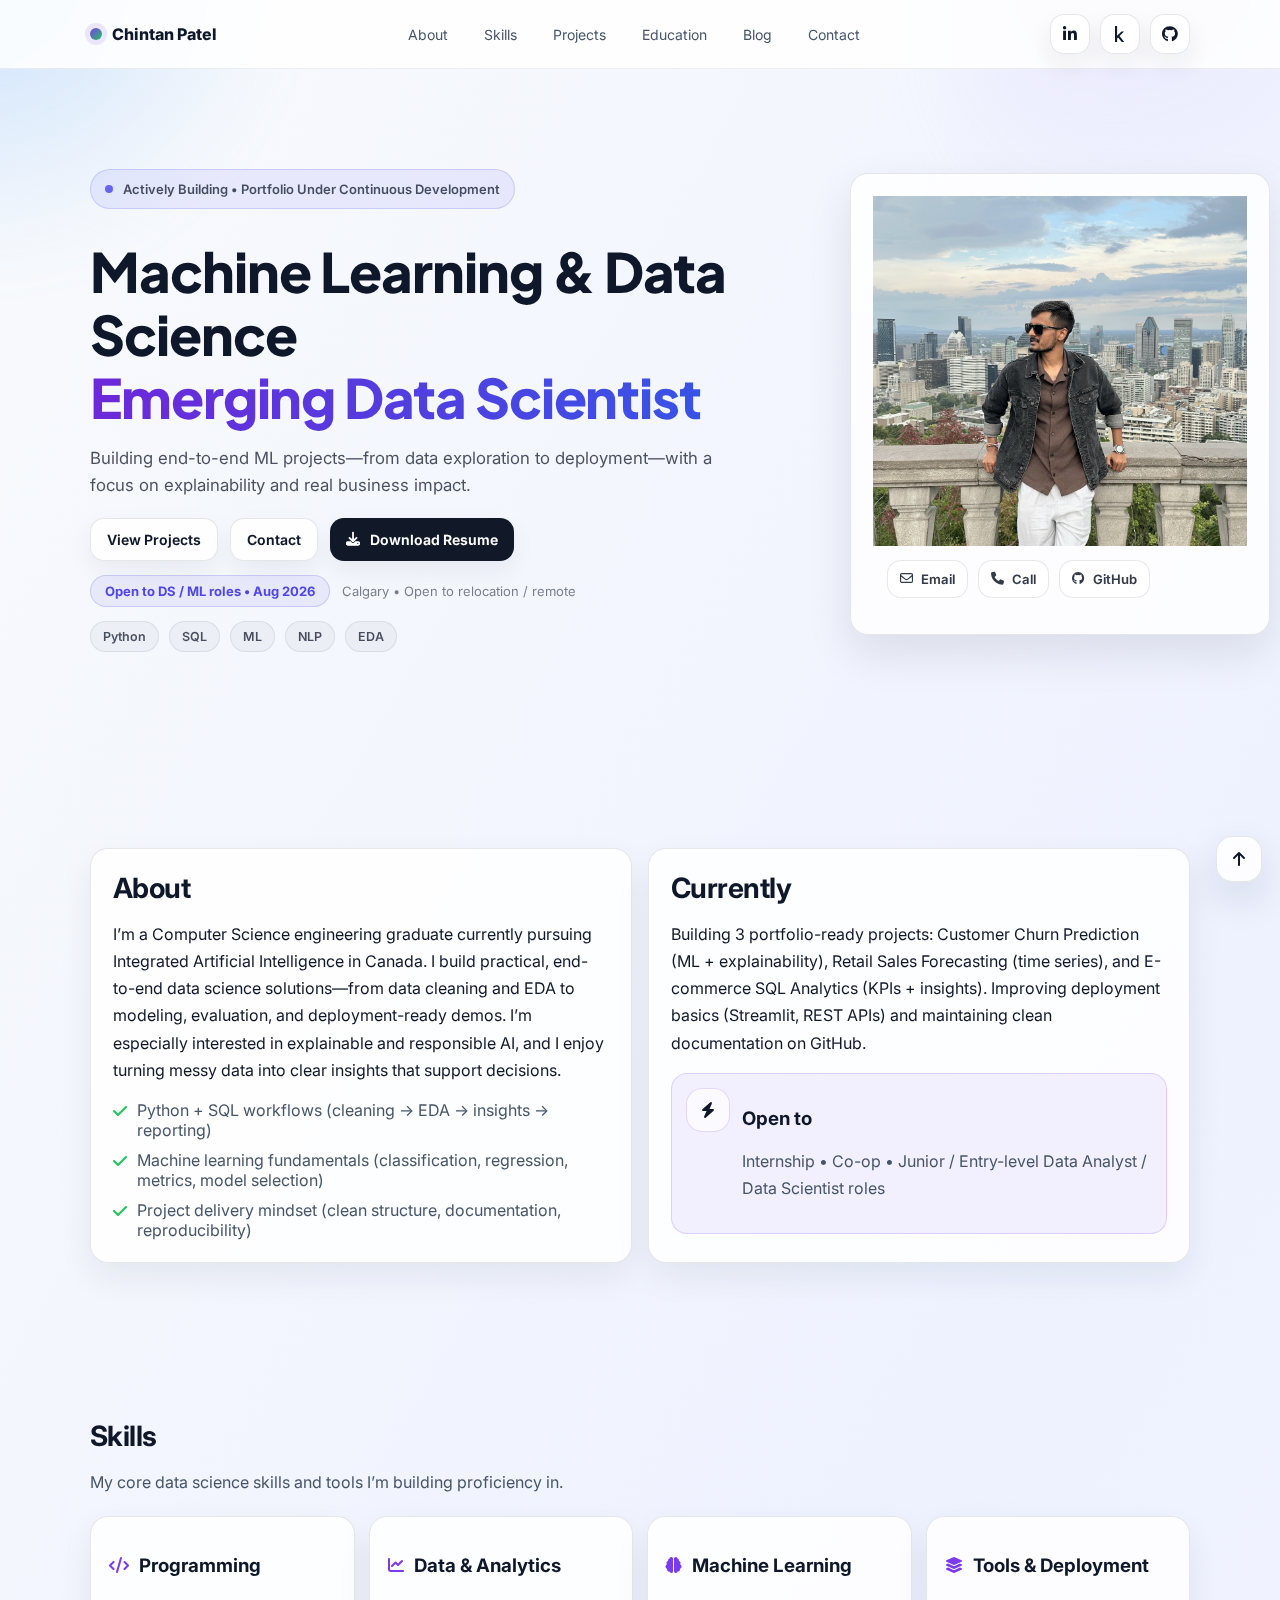
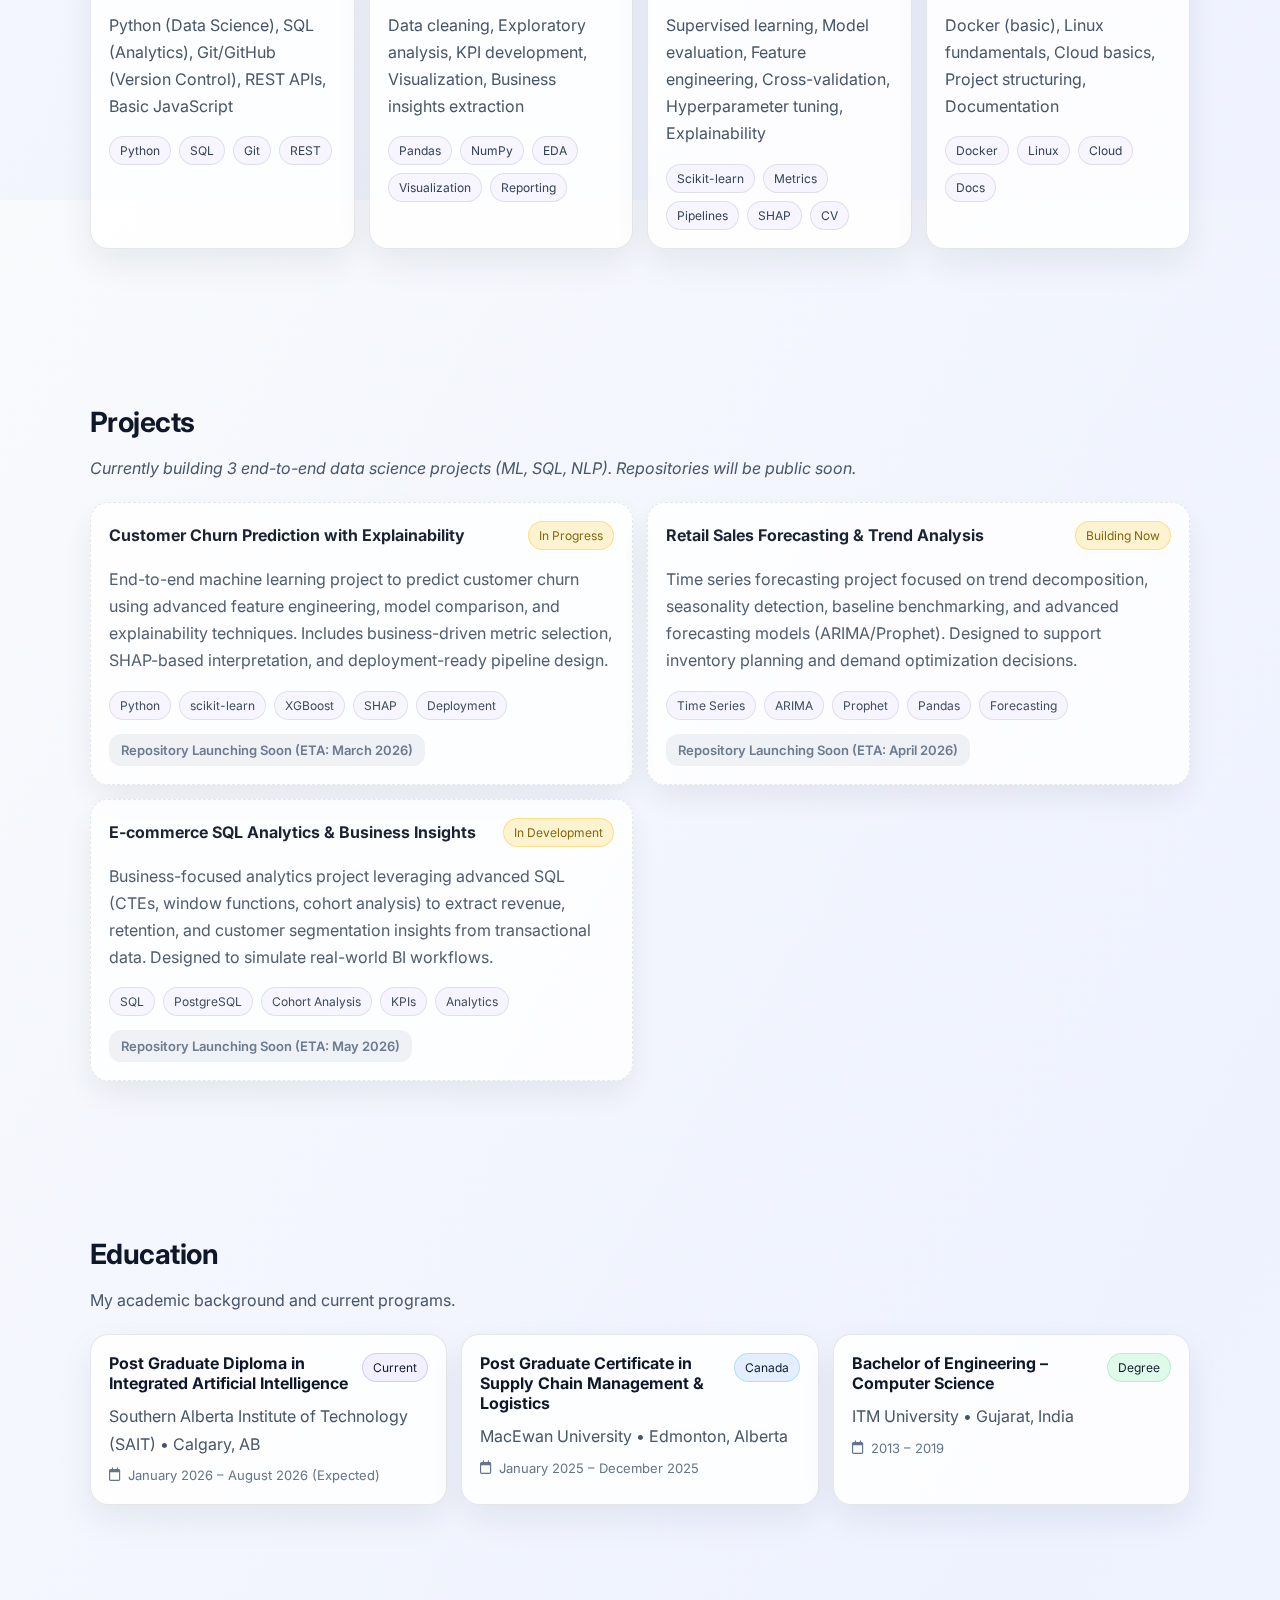
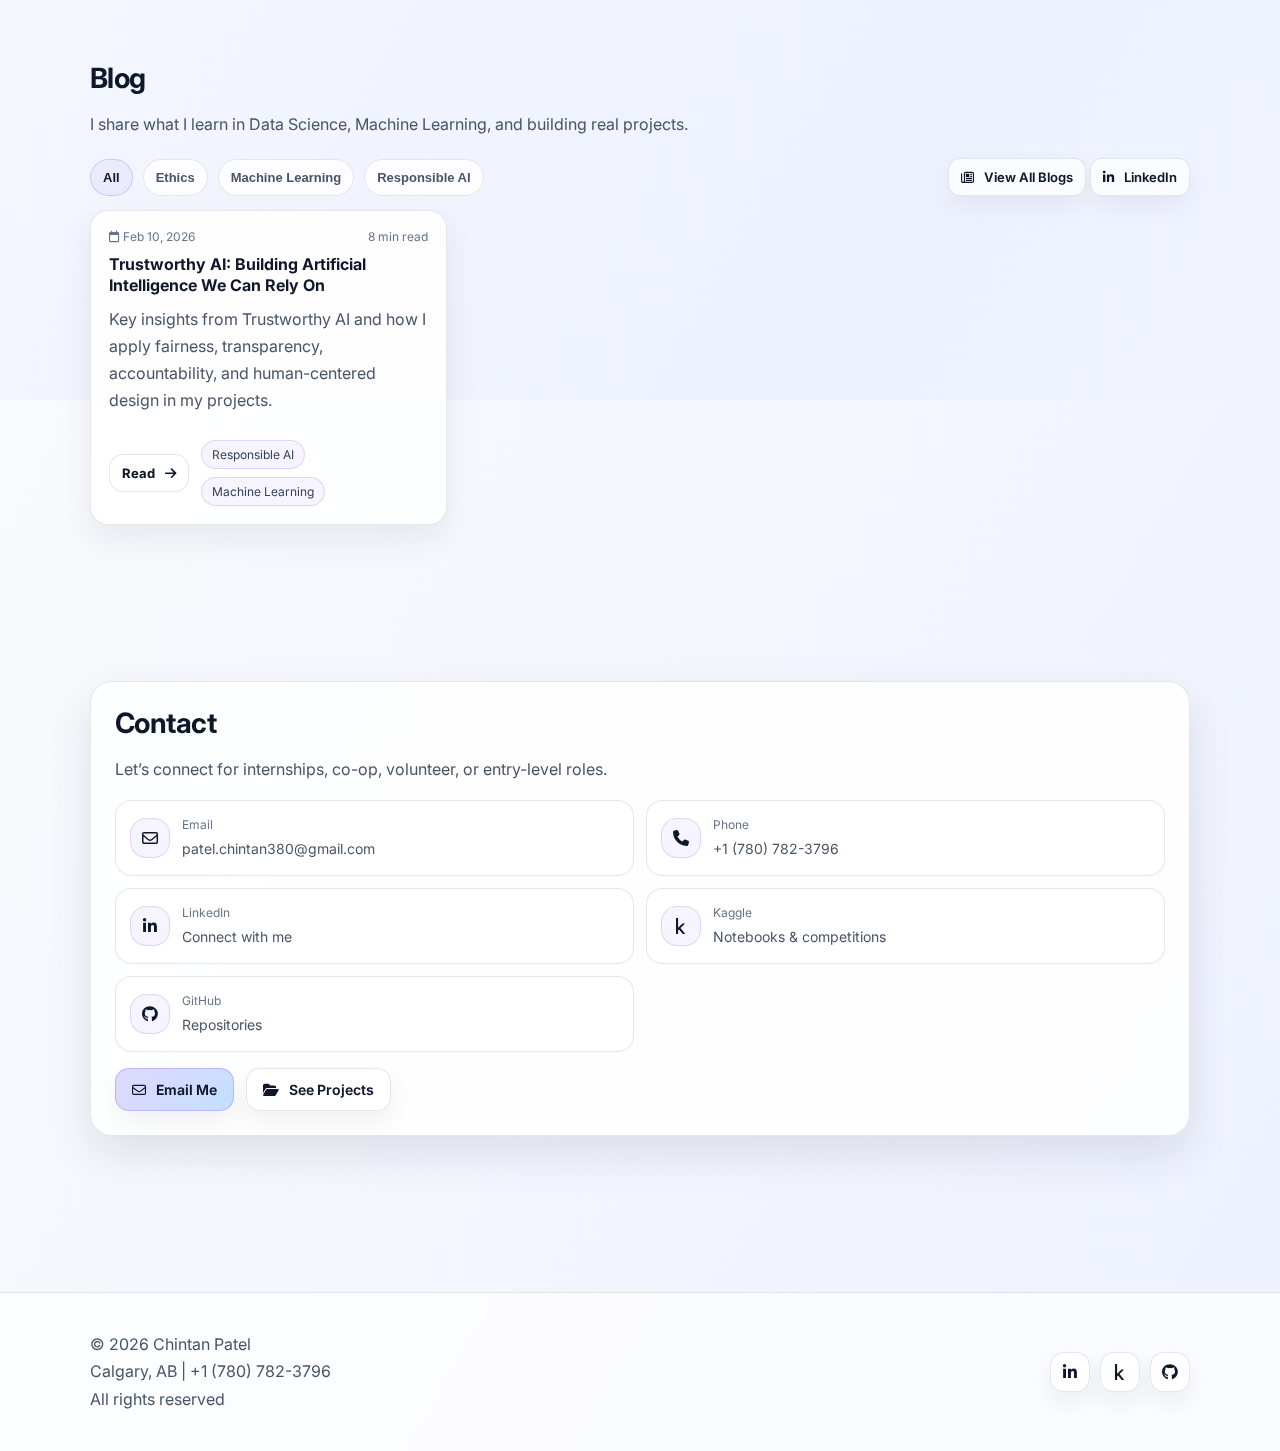
<file: index.html>
<!doctype html>
<html lang="en">
<head>
  <meta charset="UTF-8" />
  <meta name="viewport" content="width=device-width, initial-scale=1.0"/>
  <link href="https://fonts.googleapis.com/css2?family=Plus+Jakarta+Sans:wght@600;700;800&display=swap" rel="stylesheet">
  <link rel="icon" type="image/x-icon" href="favicon.ico">
  <link rel="icon" type="image/png" sizes="32x32" href="favicon-32x32.png">
  <link rel="icon" type="image/png" sizes="16x16" href="favicon-16x16.png">
  <link rel="apple-touch-icon" href="apple-touch-icon.png">
  <title>Chintan Patel | AI/ML & Data Science Portfolio</title>

  <meta name="description" content="Chintan Patel – AI/ML & Data Science portfolio: projects, skills, education, experience, blog, and contact." />

  <!-- Fonts -->
  <link rel="preconnect" href="https://fonts.googleapis.com">
  <link rel="preconnect" href="https://fonts.gstatic.com" crossorigin>
  <link href="https://fonts.googleapis.com/css2?family=Inter:wght@400;500;600;700;800&display=swap" rel="stylesheet">

  <!-- Icons -->
  <link rel="stylesheet"
        href="https://cdnjs.cloudflare.com/ajax/libs/font-awesome/6.5.0/css/all.min.css"
        crossorigin="anonymous" referrerpolicy="no-referrer" />

  <link rel="stylesheet" href="style.css" />
</head>

<body>
  <div class="blob blob-1" aria-hidden="true"></div>
  <div class="blob blob-2" aria-hidden="true"></div>

  <!-- HEADER -->
  <header class="header">
    <div class="container nav-wrap">
      <a class="brand" href="#home" aria-label="Go to top">
        <span class="brand-mark" aria-hidden="true"></span>
        <span class="brand-text">Chintan Patel</span>
      </a>

      <nav class="nav" aria-label="Primary">
        <a href="#about" class="nav-link">About</a>
        <a href="#skills" class="nav-link">Skills</a>
        <a href="#projects" class="nav-link">Projects</a>
        <a href="#education" class="nav-link">Education</a>
        <a href="#blog" class="nav-link">Blog</a>
        <a href="#contact" class="nav-link">Contact</a>
      </nav>

      <div class="nav-actions">
        <a class="icon-btn" href="https://www.linkedin.com/in/chintan-patel-987765129/" target="_blank" rel="noopener" aria-label="LinkedIn">
          <i class="fa-brands fa-linkedin-in"></i>
        </a>
        <a class="icon-btn" href="https://www.kaggle.com/chintanpatel24" target="_blank" rel="noopener" aria-label="Kaggle">
          <i class="fa-brands fa-kaggle"></i>
        </a>
        <a class="icon-btn" href="https://github.com/chintan-02" target="_blank" rel="noopener" aria-label="GitHub">
          <i class="fa-brands fa-github"></i>
        </a>
      </div>
    </div>
  </header>

  <main id="home">
    <section class="hero" id="home">
  <div class="container hero-grid">

    <!-- LEFT -->
    <div class="hero-left">
      <p class="badge">
        <span class="dot"></span>
        Actively Building • Portfolio Under Continuous Development
      </p>

      <h1 class="hero-title">
        Machine Learning &amp; Data Science<br />
        <span class="hero-accent"><span id="rotating-text">Emerging Data Scientist</span></span>
      </h1>

      <p class="hero-subtitle">
        Building end-to-end ML projects—from data exploration to deployment—with a focus on explainability and real business impact.
      </p>

      <div class="hero-actions">
        <a href="#projects" class="btn btn-primary">View Projects</a>
        <a href="#contact" class="btn btn-secondary">Contact</a>
        <a href="Chintan Patel Resume.pdf" class="btn btn-resume" download>
          <i class="fa-solid fa-download"></i> Download Resume
        </a>
      </div>

      <!-- meta (kept compact, aligned, not floating) -->
      <div class="hero-meta">
        <span class="meta-pill">Open to DS / ML roles • Aug 2026</span>
        <span class="meta-note">Calgary • Open to relocation / remote</span>
      </div>

      <!-- OPTIONAL: keep only 1 row of chips (or delete completely if you want minimal) -->
      <div class="hero-chips">
        <span class="chip">Python</span>
        <span class="chip">SQL</span>
        <span class="chip">ML</span>
        <span class="chip">NLP</span>
        <span class="chip">EDA</span>
      </div>
    </div>

    <!-- RIGHT -->
    <div class="hero-right">
      <div class="profile-card">
        <img src="profile.JPG" alt="Chintan Patel" class="profile-img" />

        <div class="profile-actions">
          <a class="mini-btn" href="mailto:patel.chintan380@gmail.com"><i class="fa-regular fa-envelope"></i> Email</a>
          <a class="mini-btn" href="tel:+17807823796"><i class="fa-solid fa-phone"></i> Call</a>
          <a class="mini-btn" href="https://github.com/chintan-02" target="_blank"><i class="fa-brands fa-github"></i> GitHub</a>
        </div>
      </div>
    </div>

  </div>
</section>


<!-- About Section Starts -->
<section id="about" class="section">

    <!-- ABOUT -->
    <section id="about" class="section">
      <div class="container split">
        <div class="panel">
          <h2 class="section-title">About</h2>
          <p>
I’m a Computer Science engineering graduate currently pursuing Integrated Artificial Intelligence in Canada. 
I build practical, end-to-end data science solutions—from data cleaning and EDA to modeling, evaluation, and deployment-ready demos. 
I’m especially interested in explainable and responsible AI, and I enjoy turning messy data into clear insights that support decisions.
</p>

          <div class="highlight-list">
            <div class="hl"><i class="fa-solid fa-check"></i><span>Python + SQL workflows (cleaning → EDA → insights → reporting)</span></div>
            <div class="hl"><i class="fa-solid fa-check"></i><span>Machine learning fundamentals (classification, regression, metrics, model selection)</span></div>
            <div class="hl"><i class="fa-solid fa-check"></i><span>Project delivery mindset (clean structure, documentation, reproducibility)</span></div>
          </div>
        </div>

        <div class="panel">
          <h2 class="section-title">Currently</h2>
          <p>
Building 3 portfolio-ready projects: Customer Churn Prediction (ML + explainability), 
Retail Sales Forecasting (time series), and E-commerce SQL Analytics (KPIs + insights). 
Improving deployment basics (Streamlit, REST APIs) and maintaining clean documentation on GitHub.
</p>

          <div class="callout">
            <div class="callout-icon"><i class="fa-solid fa-bolt"></i></div>
            <div>
              <h3>Open to</h3>
              <p class="muted">
Internship • Co-op • Junior / Entry-level Data Analyst / Data Scientist roles
</p>
            </div>
          </div>
        </div>
      </div>
    </section>

    <!-- SKILLS -->
    <section id="skills" class="section">
      <div class="container">
        <div class="section-head">
          <h2 class="section-title">Skills</h2>
          <p class="muted">My core data science skills and tools I’m building proficiency in.</p>
        </div>

        <div class="skills-grid">
          <div class="skill-card">
            <div class="skill-top"><i class="fa-solid fa-code"></i><h3>Programming</h3></div>
            <p class="muted">Python (Data Science), SQL (Analytics), Git/GitHub (Version Control), 
              REST APIs, Basic JavaScript</p>
            <div class="tags">
              <span class="tag">Python</span><span class="tag">SQL</span><span class="tag">Git</span><span class="tag">REST</span>
            </div>
          </div>

          <div class="skill-card">
            <div class="skill-top"><i class="fa-solid fa-chart-line"></i><h3>Data & Analytics</h3></div>
            <p class="muted">Data cleaning, Exploratory analysis, KPI development, Visualization,
            Business insights extraction</p>
            <div class="tags">
              <span class="tag">Pandas</span><span class="tag">NumPy</span><span class="tag">EDA</span><span class="tag">Visualization</span><span class="tag">Reporting</span>
            </div>
          </div>

          <div class="skill-card">
            <div class="skill-top"><i class="fa-solid fa-brain"></i><h3>Machine Learning</h3></div>
            <p class="muted">Supervised learning, Model evaluation, Feature engineering,
              Cross-validation, Hyperparameter tuning, Explainability</p>
            <div class="tags">
              <span class="tag">Scikit-learn</span><span class="tag">Metrics</span><span class="tag">Pipelines</span><span class="tag">SHAP</span><span class="tag">CV</span>
            </div>
          </div>

          <div class="skill-card">
            <div class="skill-top"><i class="fa-solid fa-layer-group"></i><h3>Tools & Deployment</h3></div>
            <p class="muted">Docker (basic), Linux fundamentals, Cloud basics,
              Project structuring, Documentation</p>
            <div class="tags">
              <span class="tag">Docker</span><span class="tag">Linux</span><span class="tag">Cloud</span><span class="tag">Docs</span>
            </div>
          </div>

          
        </div>
      </div>
    </section>

    <!-- PROJECTS -->
    <section id="projects" class="section">
      <div class="container">
        <div class="section-head">
          <h2 class="section-title">Projects</h2>
          <p class="muted projects-note">
            Currently building 3 end-to-end data science projects (ML, SQL, NLP). 
            Repositories will be public soon.
            </p>
         
        </div>

       


        



        <div class="projects-grid">

             <article class="project-card in-progress">
  <div class="project-top">
    <h3>Customer Churn Prediction with Explainability</h3>
    <span class="pill building">In Progress</span>
  </div>

  <p class="muted">
    End-to-end machine learning project to predict customer churn using 
    advanced feature engineering, model comparison, and explainability techniques. 
    Includes business-driven metric selection, SHAP-based interpretation, 
    and deployment-ready pipeline design.
  </p>

  <div class="tags">
    <span class="tag">Python</span>
    <span class="tag">scikit-learn</span>
    <span class="tag">XGBoost</span>
    <span class="tag">SHAP</span>
    <span class="tag">Deployment</span>
  </div>

  <div class="project-links">
    <span class="coming-soon">
      Repository Launching Soon (ETA: March 2026)
    </span>
  </div>
</article>


<article class="project-card in-progress">
  <div class="project-top">
    <h3>Retail Sales Forecasting & Trend Analysis</h3>
    <span class="pill building">Building Now</span>
  </div>

  <p class="muted">
    Time series forecasting project focused on trend decomposition, 
    seasonality detection, baseline benchmarking, and advanced forecasting 
    models (ARIMA/Prophet). Designed to support inventory planning and 
    demand optimization decisions.
  </p>

  <div class="tags">
    <span class="tag">Time Series</span>
    <span class="tag">ARIMA</span>
    <span class="tag">Prophet</span>
    <span class="tag">Pandas</span>
    <span class="tag">Forecasting</span>
  </div>

  <div class="project-links">
    <span class="coming-soon">
      Repository Launching Soon (ETA: April 2026)
    </span>
  </div>
</article>


<article class="project-card in-progress">
  <div class="project-top">
    <h3>E-commerce SQL Analytics & Business Insights</h3>
    <span class="pill building">In Development</span>
  </div>

  <p class="muted">
    Business-focused analytics project leveraging advanced SQL 
    (CTEs, window functions, cohort analysis) to extract revenue, 
    retention, and customer segmentation insights from transactional data. 
    Designed to simulate real-world BI workflows.
  </p>

  <div class="tags">
    <span class="tag">SQL</span>
    <span class="tag">PostgreSQL</span>
    <span class="tag">Cohort Analysis</span>
    <span class="tag">KPIs</span>
    <span class="tag">Analytics</span>
  </div>

  <div class="project-links">
    <span class="coming-soon">
      Repository Launching Soon (ETA: May 2026)
    </span>
  </div>
</article>



         
        </div>
      </div>
    </section>

    <!-- EDUCATION -->
    <section id="education" class="section">
      <div class="container">
        <div class="section-head">
          <h2 class="section-title">Education</h2>
          <p class="muted">My academic background and current programs.</p>
        </div>

        <div class="edu-grid">
          <article class="edu-card">
            <div class="edu-top">
              <h3>Post Graduate Diploma in Integrated Artificial Intelligence</h3>
              <span class="edu-pill">Current</span>
            </div>
            <p class="edu-school">Southern Alberta Institute of Technology (SAIT) • Calgary, AB</p>
            <p class="edu-date"><i class="fa-regular fa-calendar"></i> January 2026 – August 2026 (Expected)</p>
          </article>

          <article class="edu-card">
            <div class="edu-top">
              <h3>Post Graduate Certificate in Supply Chain Management &amp; Logistics</h3>
              <span class="edu-pill alt">Canada</span>
            </div>
            <p class="edu-school">MacEwan University • Edmonton, Alberta</p>
            <p class="edu-date"><i class="fa-regular fa-calendar"></i> January 2025 – December 2025</p>
          </article>

          <article class="edu-card">
            <div class="edu-top">
              <h3>Bachelor of Engineering – Computer Science</h3>
              <span class="edu-pill soft">Degree</span>
            </div>
            <p class="edu-school">ITM University • Gujarat, India</p>
            <p class="edu-date"><i class="fa-regular fa-calendar"></i> 2013 – 2019</p>
          </article>
        </div>
      </div>
    </section>

    <!-- EXPERIENCE -->
    

    <!-- BLOG -->
    <section id="blog" class="section">
      <div class="container">
        <div class="section-head">
          <h2 class="section-title">Blog</h2>
          <p class="muted">I share what I learn in Data Science, Machine Learning, and building real projects.</p>
        </div>

        <div class="blog-toolbar">
          <div class="blog-filters" id="blogFilters"></div>

          <div class="blog-actions">
            <a class="btn small ghost" href="blog.html">
              <i class="fa-regular fa-newspaper"></i> View All Blogs
            </a>
            <a class="btn small ghost" href="https://www.linkedin.com/in/chintan-patel-987765129/" target="_blank" rel="noopener">
              <i class="fa-brands fa-linkedin-in"></i> LinkedIn
            </a>
          </div>
        </div>

        <div class="blog-grid" id="blogGrid"></div>
      </div>
    </section>

    <!-- CONTACT -->
    <section id="contact" class="section">
      <div class="container contact">
        <div class="contact-card">
          <h2 class="section-title">Contact</h2>
          <p class="muted">Let’s connect for internships, co-op, volunteer, or entry-level roles.</p>

          <div class="contact-grid">
            <a class="contact-item" href="mailto:patel.chintan380@gmail.com">
              <i class="fa-regular fa-envelope"></i>
              <div>
                <p class="contact-label">Email</p>
                <p class="contact-value">patel.chintan380@gmail.com</p>
              </div>
            </a>

            <a class="contact-item" href="tel:+17807823796">
              <i class="fa-solid fa-phone"></i>
              <div>
                <p class="contact-label">Phone</p>
                <p class="contact-value">+1 (780) 782-3796</p>
              </div>
            </a>

            <a class="contact-item" href="https://www.linkedin.com/in/chintan-patel-987765129/" target="_blank" rel="noopener">
              <i class="fa-brands fa-linkedin-in"></i>
              <div>
                <p class="contact-label">LinkedIn</p>
                <p class="contact-value">Connect with me</p>
              </div>
            </a>

            <a class="contact-item" href="https://www.kaggle.com/chintanpatel24" target="_blank" rel="noopener">
              <i class="fa-brands fa-kaggle"></i>
              <div>
                <p class="contact-label">Kaggle</p>
                <p class="contact-value">Notebooks &amp; competitions</p>
              </div>
            </a>

            <a class="contact-item" href="https://github.com/chintan-02" target="_blank" rel="noopener">
              <i class="fa-brands fa-github"></i>
              <div>
                <p class="contact-label">GitHub</p>
                <p class="contact-value">Repositories</p>
              </div>
            </a>
          </div>

          <div class="contact-cta">
            <a class="btn primary" href="mailto:patel.chintan380@gmail.com">
              <i class="fa-regular fa-envelope"></i> Email Me
            </a>
            <a class="btn ghost" href="#projects">
              <i class="fa-solid fa-folder-open"></i> See Projects
            </a>
          </div>
        </div>
      </div>
    </section>

    <a class="back-to-top" href="#home" aria-label="Back to top">
      <i class="fa-solid fa-arrow-up"></i>
    </a>
  </main>

  <footer class="footer">
    <div class="container footer-row">
      <p class="muted">© <span id="year"></span> Chintan Patel <br> Calgary, AB | +1 (780) 782-3796 <br> All rights reserved</p><br/>
      <div class="footer-links">
        <a href="https://www.linkedin.com/in/chintan-patel-987765129/" target="_blank" rel="noopener" aria-label="LinkedIn">
          <i class="fa-brands fa-linkedin-in"></i>
        </a>
        <a href="https://www.kaggle.com/chintanpatel24" target="_blank" rel="noopener" aria-label="Kaggle">
          <i class="fa-brands fa-kaggle"></i>
        </a>
        <a href="https://github.com/chintan-02" target="_blank" rel="noopener" aria-label="GitHub">
          <i class="fa-brands fa-github"></i>
        </a>
      </div>
    </div>
  </footer>

  <script src="script.js"></script>
</body>
</html>
</file>
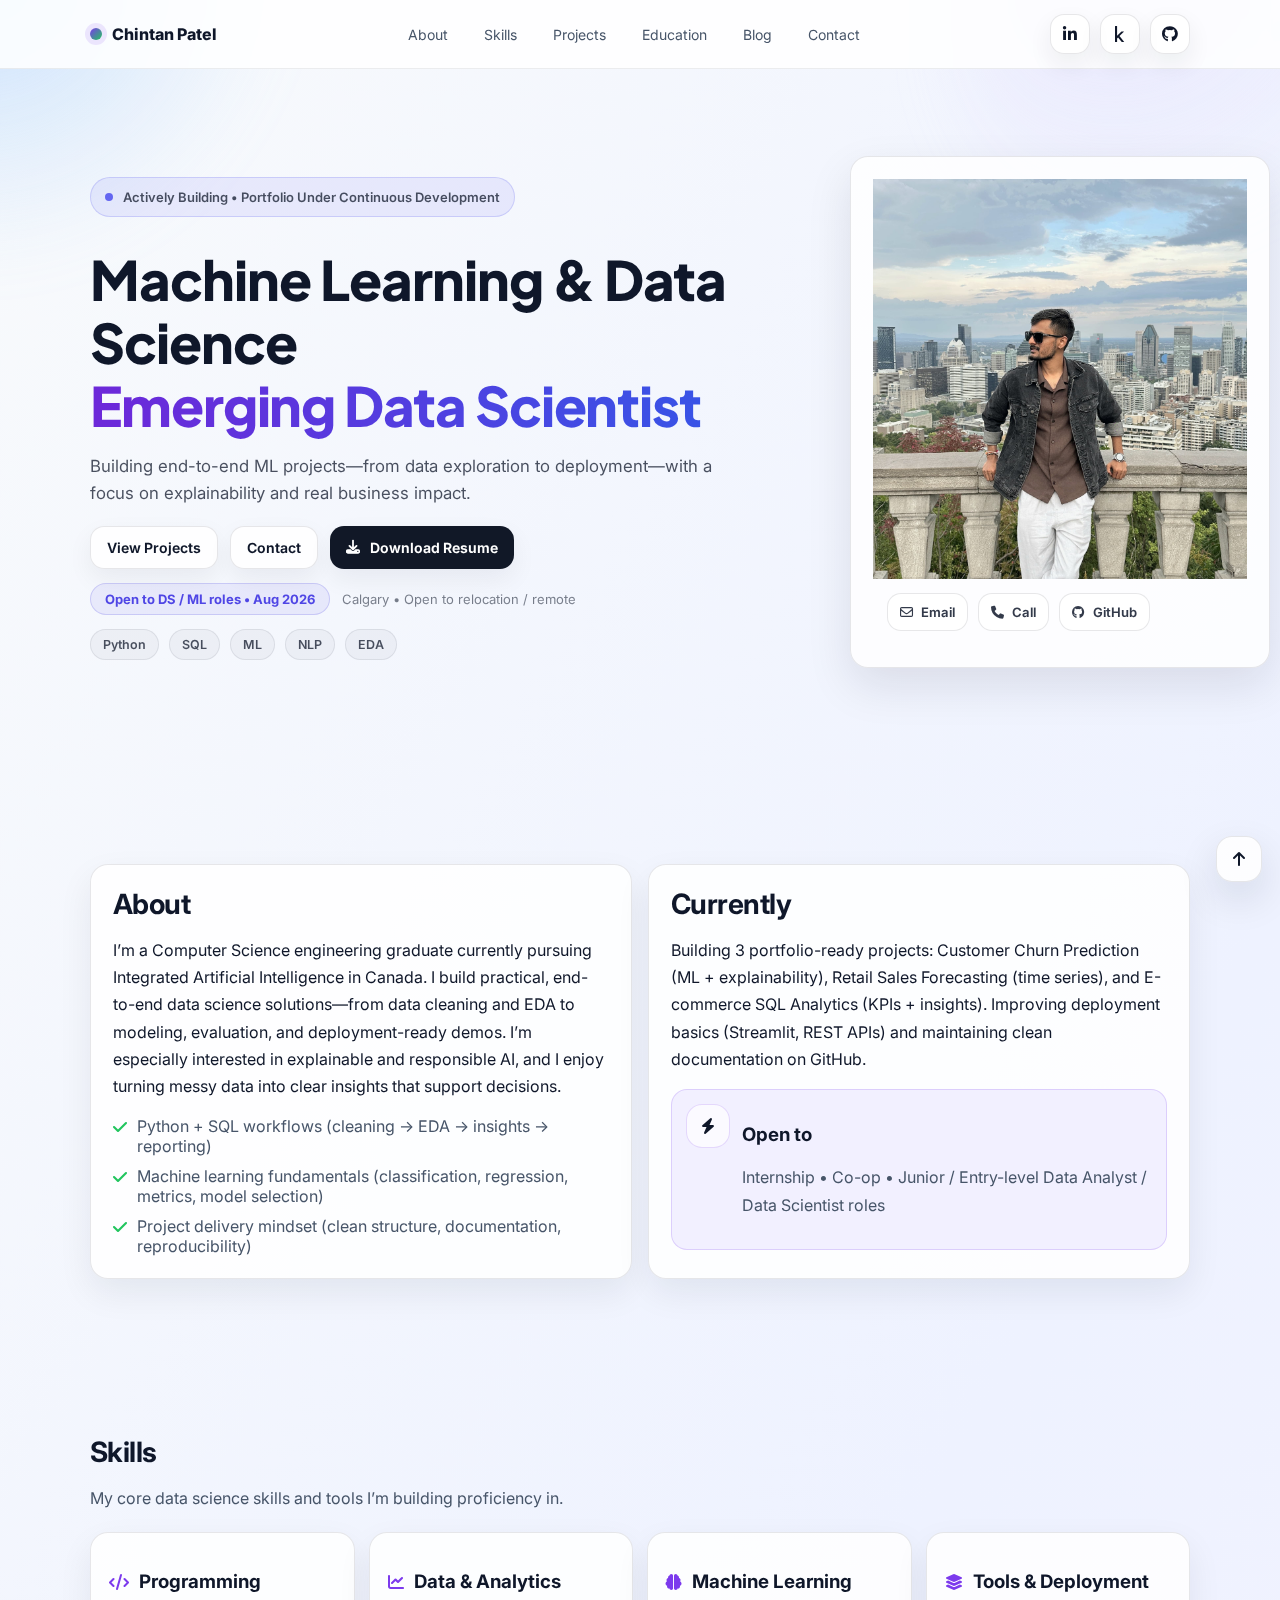
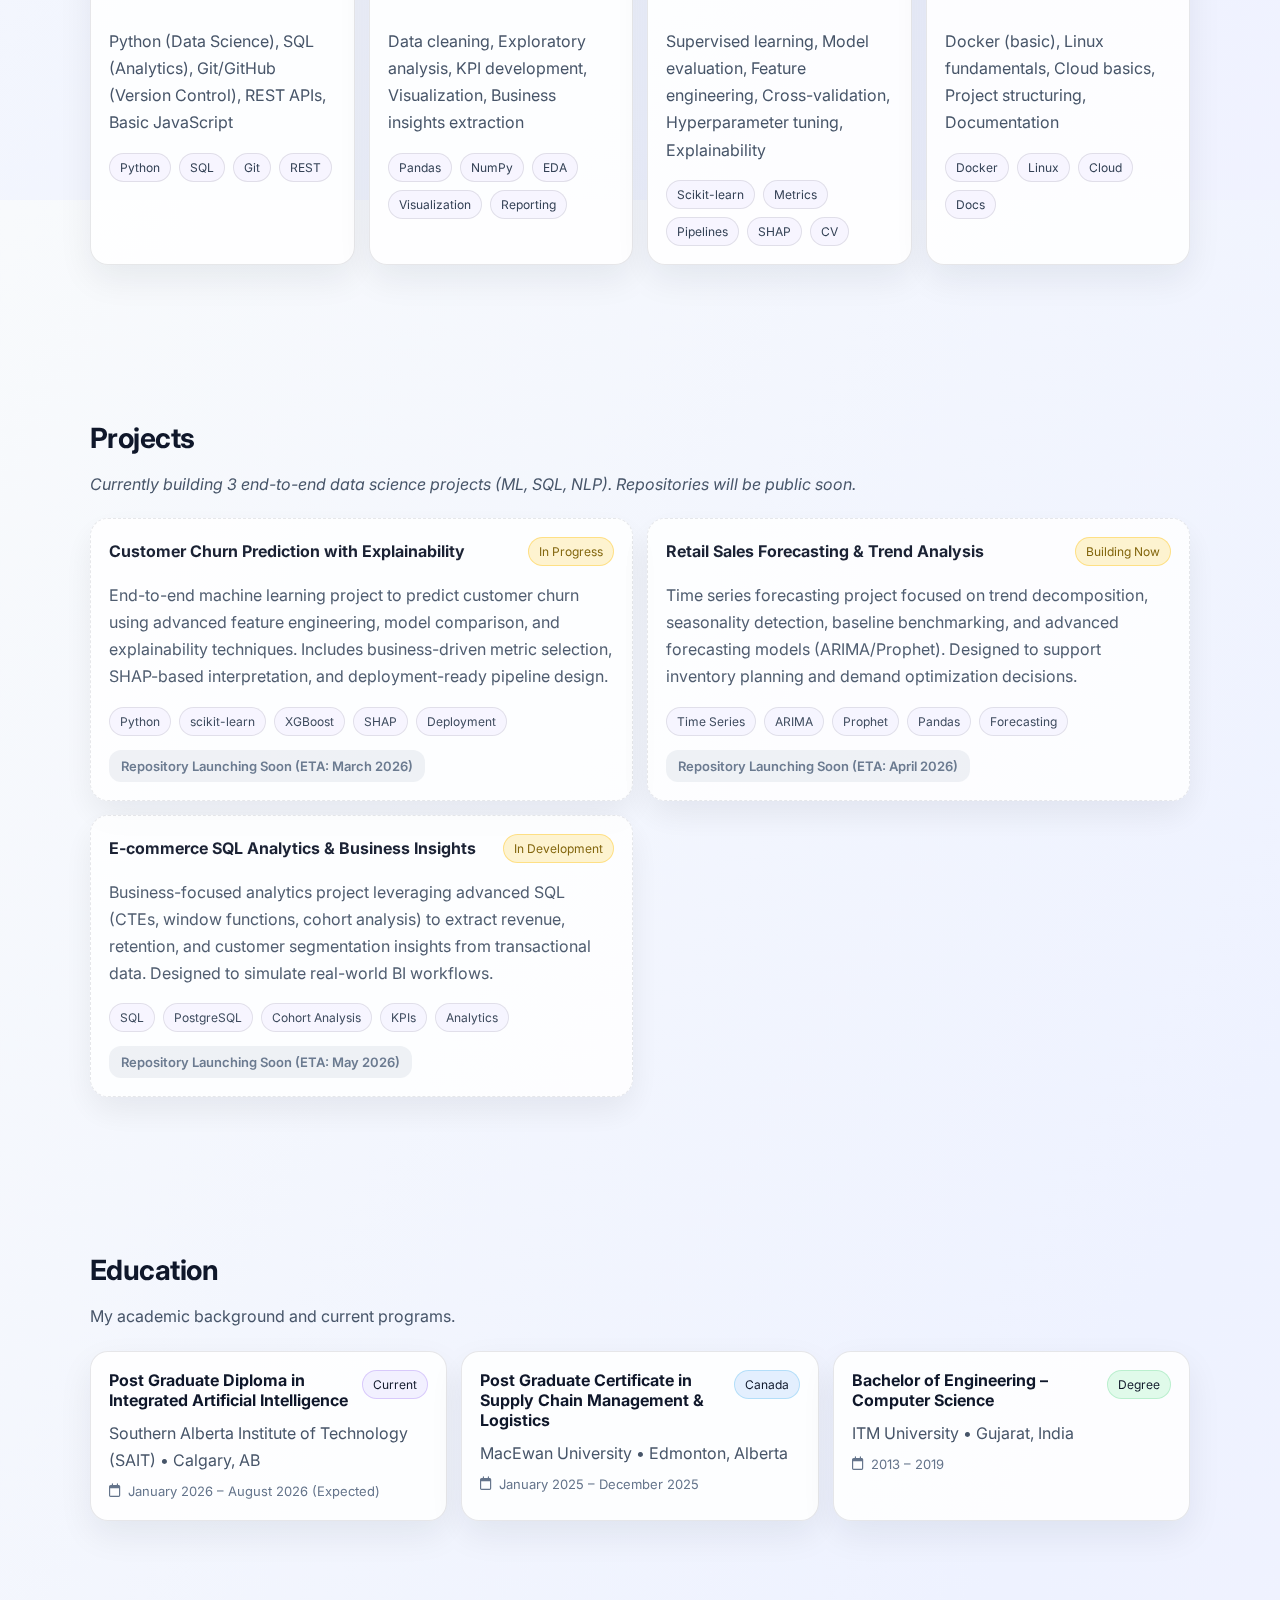
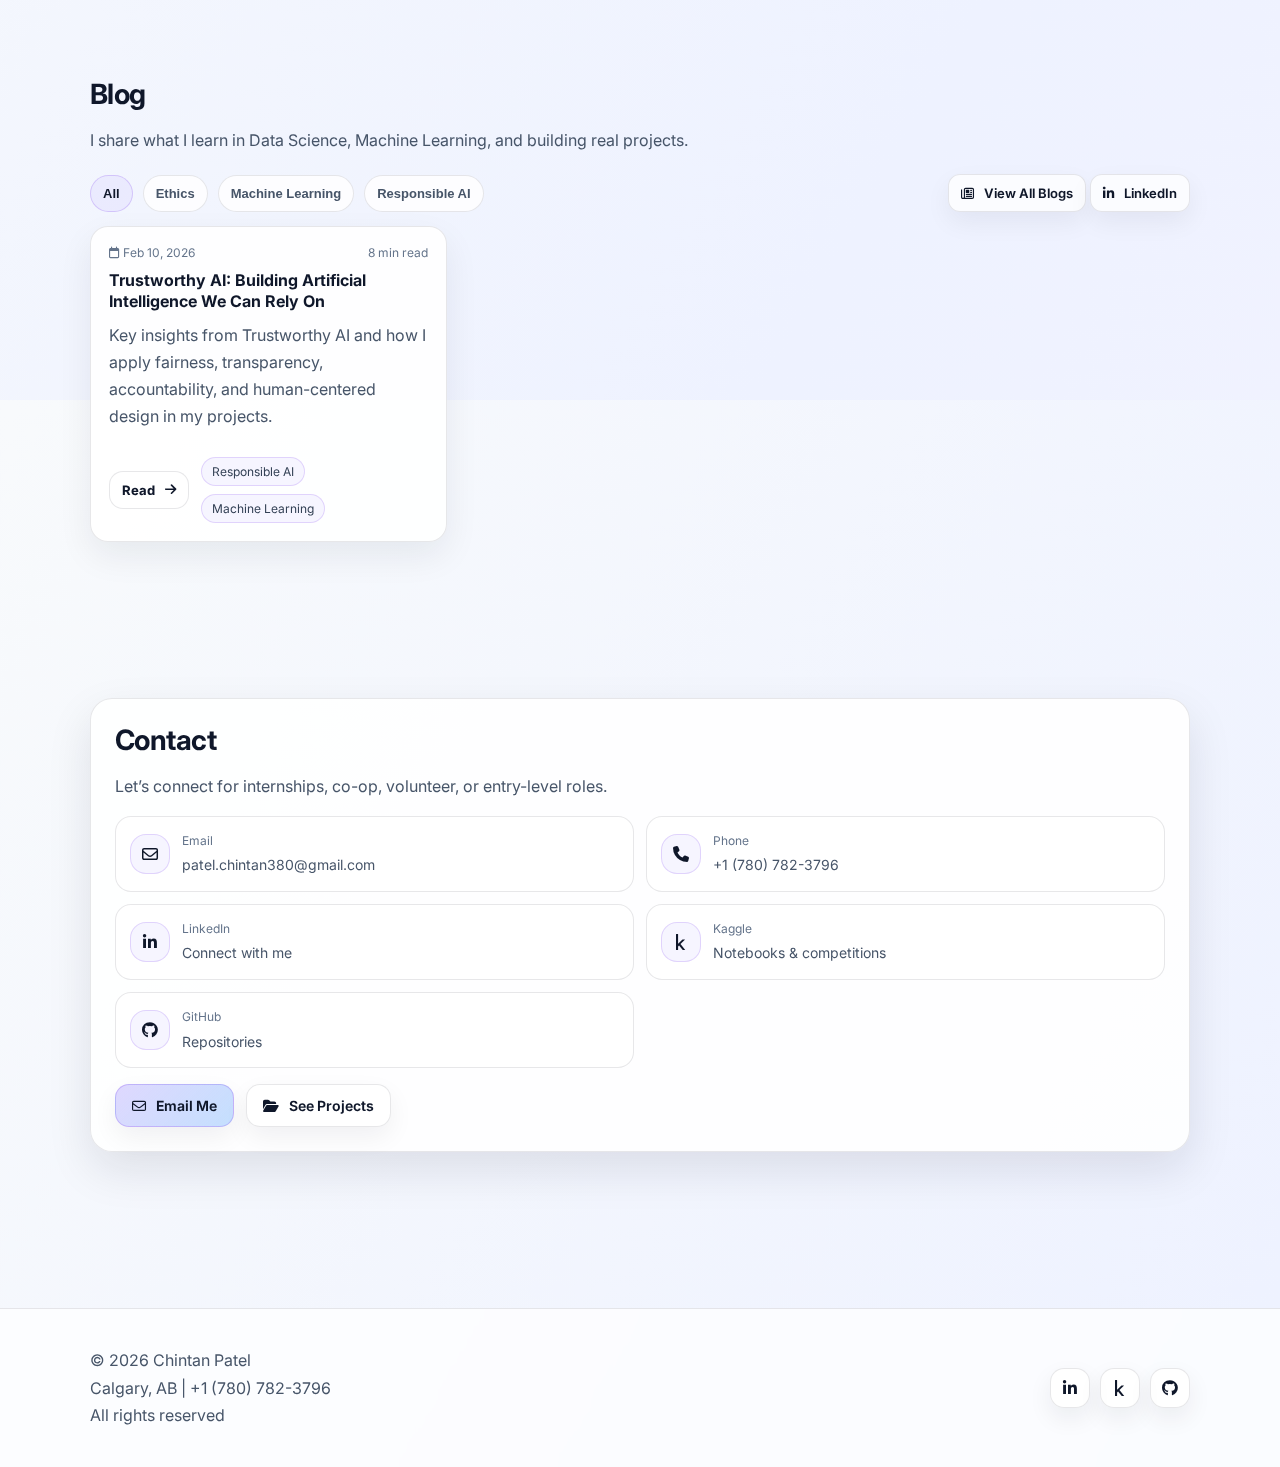
<file: your-portfolio/index.html>
<!doctype html>
<html lang="en">
<head>
  <meta charset="UTF-8" />
  <meta name="viewport" content="width=device-width, initial-scale=1.0"/>
  <link href="https://fonts.googleapis.com/css2?family=Plus+Jakarta+Sans:wght@600;700;800&display=swap" rel="stylesheet">
  <title>Chintan Patel | AI/ML & Data Science Portfolio</title>

  <meta name="description" content="Chintan Patel – AI/ML & Data Science portfolio: projects, skills, education, experience, blog, and contact." />

  <!-- Fonts -->
  <link rel="preconnect" href="https://fonts.googleapis.com">
  <link rel="preconnect" href="https://fonts.gstatic.com" crossorigin>
  <link href="https://fonts.googleapis.com/css2?family=Inter:wght@400;500;600;700;800&display=swap" rel="stylesheet">

  <!-- Icons -->
  <link rel="stylesheet"
        href="https://cdnjs.cloudflare.com/ajax/libs/font-awesome/6.5.0/css/all.min.css"
        crossorigin="anonymous" referrerpolicy="no-referrer" />

  <link rel="stylesheet" href="style.css" />
</head>

<body>
  <div class="blob blob-1" aria-hidden="true"></div>
  <div class="blob blob-2" aria-hidden="true"></div>

  <!-- HEADER -->
  <header class="header">
    <div class="container nav-wrap">
      <a class="brand" href="#home" aria-label="Go to top">
        <span class="brand-mark" aria-hidden="true"></span>
        <span class="brand-text">Chintan Patel</span>
      </a>

      <nav class="nav" aria-label="Primary">
        <a href="#about" class="nav-link">About</a>
        <a href="#skills" class="nav-link">Skills</a>
        <a href="#projects" class="nav-link">Projects</a>
        <a href="#education" class="nav-link">Education</a>
        <a href="#blog" class="nav-link">Blog</a>
        <a href="#contact" class="nav-link">Contact</a>
      </nav>

      <div class="nav-actions">
        <a class="icon-btn" href="https://www.linkedin.com/in/chintan-patel-987765129/" target="_blank" rel="noopener" aria-label="LinkedIn">
          <i class="fa-brands fa-linkedin-in"></i>
        </a>
        <a class="icon-btn" href="https://www.kaggle.com/chintanpatel24" target="_blank" rel="noopener" aria-label="Kaggle">
          <i class="fa-brands fa-kaggle"></i>
        </a>
        <a class="icon-btn" href="https://github.com/chintan-02" target="_blank" rel="noopener" aria-label="GitHub">
          <i class="fa-brands fa-github"></i>
        </a>
      </div>
    </div>
  </header>

  <main id="home">
    <section class="hero" id="home">
  <div class="container hero-grid">

    <!-- LEFT -->
    <div class="hero-left">
      <p class="badge">
        <span class="dot"></span>
        Actively Building • Portfolio Under Continuous Development
      </p>

      <h1 class="hero-title">
        Machine Learning &amp; Data Science<br />
        <span class="hero-accent"><span id="rotating-text">Emerging Data Scientist</span></span>
      </h1>

      <p class="hero-subtitle">
        Building end-to-end ML projects—from data exploration to deployment—with a focus on explainability and real business impact.
      </p>

      <div class="hero-actions">
        <a href="#projects" class="btn btn-primary">View Projects</a>
        <a href="#contact" class="btn btn-secondary">Contact</a>
        <a href="resume.pdf" class="btn btn-resume" download>
          <i class="fa-solid fa-download"></i> Download Resume
        </a>
      </div>

      <!-- meta (kept compact, aligned, not floating) -->
      <div class="hero-meta">
        <span class="meta-pill">Open to DS / ML roles • Aug 2026</span>
        <span class="meta-note">Calgary • Open to relocation / remote</span>
      </div>

      <!-- OPTIONAL: keep only 1 row of chips (or delete completely if you want minimal) -->
      <div class="hero-chips">
        <span class="chip">Python</span>
        <span class="chip">SQL</span>
        <span class="chip">ML</span>
        <span class="chip">NLP</span>
        <span class="chip">EDA</span>
      </div>
    </div>

    <!-- RIGHT -->
    <div class="hero-right">
      <div class="profile-card">
        <img src="profile.JPG" alt="Chintan Patel" class="profile-img" />

        <div class="profile-actions">
          <a class="mini-btn" href="mailto:patel.chintan380@gmail.com"><i class="fa-regular fa-envelope"></i> Email</a>
          <a class="mini-btn" href="tel:+17807823796"><i class="fa-solid fa-phone"></i> Call</a>
          <a class="mini-btn" href="https://github.com/chintan-02" target="_blank"><i class="fa-brands fa-github"></i> GitHub</a>
        </div>
      </div>
    </div>

  </div>
</section>


<!-- About Section Starts -->
<section id="about" class="section">

    <!-- ABOUT -->
    <section id="about" class="section">
      <div class="container split">
        <div class="panel">
          <h2 class="section-title">About</h2>
          <p>
I’m a Computer Science engineering graduate currently pursuing Integrated Artificial Intelligence in Canada. 
I build practical, end-to-end data science solutions—from data cleaning and EDA to modeling, evaluation, and deployment-ready demos. 
I’m especially interested in explainable and responsible AI, and I enjoy turning messy data into clear insights that support decisions.
</p>

          <div class="highlight-list">
            <div class="hl"><i class="fa-solid fa-check"></i><span>Python + SQL workflows (cleaning → EDA → insights → reporting)</span></div>
            <div class="hl"><i class="fa-solid fa-check"></i><span>Machine learning fundamentals (classification, regression, metrics, model selection)</span></div>
            <div class="hl"><i class="fa-solid fa-check"></i><span>Project delivery mindset (clean structure, documentation, reproducibility)</span></div>
          </div>
        </div>

        <div class="panel">
          <h2 class="section-title">Currently</h2>
          <p>
Building 3 portfolio-ready projects: Customer Churn Prediction (ML + explainability), 
Retail Sales Forecasting (time series), and E-commerce SQL Analytics (KPIs + insights). 
Improving deployment basics (Streamlit, REST APIs) and maintaining clean documentation on GitHub.
</p>

          <div class="callout">
            <div class="callout-icon"><i class="fa-solid fa-bolt"></i></div>
            <div>
              <h3>Open to</h3>
              <p class="muted">
Internship • Co-op • Junior / Entry-level Data Analyst / Data Scientist roles
</p>
            </div>
          </div>
        </div>
      </div>
    </section>

    <!-- SKILLS -->
    <section id="skills" class="section">
      <div class="container">
        <div class="section-head">
          <h2 class="section-title">Skills</h2>
          <p class="muted">My core data science skills and tools I’m building proficiency in.</p>
        </div>

        <div class="skills-grid">
          <div class="skill-card">
            <div class="skill-top"><i class="fa-solid fa-code"></i><h3>Programming</h3></div>
            <p class="muted">Python (Data Science), SQL (Analytics), Git/GitHub (Version Control), 
              REST APIs, Basic JavaScript</p>
            <div class="tags">
              <span class="tag">Python</span><span class="tag">SQL</span><span class="tag">Git</span><span class="tag">REST</span>
            </div>
          </div>

          <div class="skill-card">
            <div class="skill-top"><i class="fa-solid fa-chart-line"></i><h3>Data & Analytics</h3></div>
            <p class="muted">Data cleaning, Exploratory analysis, KPI development, Visualization,
            Business insights extraction</p>
            <div class="tags">
              <span class="tag">Pandas</span><span class="tag">NumPy</span><span class="tag">EDA</span><span class="tag">Visualization</span><span class="tag">Reporting</span>
            </div>
          </div>

          <div class="skill-card">
            <div class="skill-top"><i class="fa-solid fa-brain"></i><h3>Machine Learning</h3></div>
            <p class="muted">Supervised learning, Model evaluation, Feature engineering,
              Cross-validation, Hyperparameter tuning, Explainability</p>
            <div class="tags">
              <span class="tag">Scikit-learn</span><span class="tag">Metrics</span><span class="tag">Pipelines</span><span class="tag">SHAP</span><span class="tag">CV</span>
            </div>
          </div>

          <div class="skill-card">
            <div class="skill-top"><i class="fa-solid fa-layer-group"></i><h3>Tools & Deployment</h3></div>
            <p class="muted">Docker (basic), Linux fundamentals, Cloud basics,
              Project structuring, Documentation</p>
            <div class="tags">
              <span class="tag">Docker</span><span class="tag">Linux</span><span class="tag">Cloud</span><span class="tag">Docs</span>
            </div>
          </div>

          
        </div>
      </div>
    </section>

    <!-- PROJECTS -->
    <section id="projects" class="section">
      <div class="container">
        <div class="section-head">
          <h2 class="section-title">Projects</h2>
          <p class="muted projects-note">
            Currently building 3 end-to-end data science projects (ML, SQL, NLP). 
            Repositories will be public soon.
            </p>
         
        </div>

       


        



        <div class="projects-grid">

             <article class="project-card in-progress">
  <div class="project-top">
    <h3>Customer Churn Prediction with Explainability</h3>
    <span class="pill building">In Progress</span>
  </div>

  <p class="muted">
    End-to-end machine learning project to predict customer churn using 
    advanced feature engineering, model comparison, and explainability techniques. 
    Includes business-driven metric selection, SHAP-based interpretation, 
    and deployment-ready pipeline design.
  </p>

  <div class="tags">
    <span class="tag">Python</span>
    <span class="tag">scikit-learn</span>
    <span class="tag">XGBoost</span>
    <span class="tag">SHAP</span>
    <span class="tag">Deployment</span>
  </div>

  <div class="project-links">
    <span class="coming-soon">
      Repository Launching Soon (ETA: March 2026)
    </span>
  </div>
</article>


<article class="project-card in-progress">
  <div class="project-top">
    <h3>Retail Sales Forecasting & Trend Analysis</h3>
    <span class="pill building">Building Now</span>
  </div>

  <p class="muted">
    Time series forecasting project focused on trend decomposition, 
    seasonality detection, baseline benchmarking, and advanced forecasting 
    models (ARIMA/Prophet). Designed to support inventory planning and 
    demand optimization decisions.
  </p>

  <div class="tags">
    <span class="tag">Time Series</span>
    <span class="tag">ARIMA</span>
    <span class="tag">Prophet</span>
    <span class="tag">Pandas</span>
    <span class="tag">Forecasting</span>
  </div>

  <div class="project-links">
    <span class="coming-soon">
      Repository Launching Soon (ETA: April 2026)
    </span>
  </div>
</article>


<article class="project-card in-progress">
  <div class="project-top">
    <h3>E-commerce SQL Analytics & Business Insights</h3>
    <span class="pill building">In Development</span>
  </div>

  <p class="muted">
    Business-focused analytics project leveraging advanced SQL 
    (CTEs, window functions, cohort analysis) to extract revenue, 
    retention, and customer segmentation insights from transactional data. 
    Designed to simulate real-world BI workflows.
  </p>

  <div class="tags">
    <span class="tag">SQL</span>
    <span class="tag">PostgreSQL</span>
    <span class="tag">Cohort Analysis</span>
    <span class="tag">KPIs</span>
    <span class="tag">Analytics</span>
  </div>

  <div class="project-links">
    <span class="coming-soon">
      Repository Launching Soon (ETA: May 2026)
    </span>
  </div>
</article>



         
        </div>
      </div>
    </section>

    <!-- EDUCATION -->
    <section id="education" class="section">
      <div class="container">
        <div class="section-head">
          <h2 class="section-title">Education</h2>
          <p class="muted">My academic background and current programs.</p>
        </div>

        <div class="edu-grid">
          <article class="edu-card">
            <div class="edu-top">
              <h3>Post Graduate Diploma in Integrated Artificial Intelligence</h3>
              <span class="edu-pill">Current</span>
            </div>
            <p class="edu-school">Southern Alberta Institute of Technology (SAIT) • Calgary, AB</p>
            <p class="edu-date"><i class="fa-regular fa-calendar"></i> January 2026 – August 2026 (Expected)</p>
          </article>

          <article class="edu-card">
            <div class="edu-top">
              <h3>Post Graduate Certificate in Supply Chain Management &amp; Logistics</h3>
              <span class="edu-pill alt">Canada</span>
            </div>
            <p class="edu-school">MacEwan University • Edmonton, Alberta</p>
            <p class="edu-date"><i class="fa-regular fa-calendar"></i> January 2025 – December 2025</p>
          </article>

          <article class="edu-card">
            <div class="edu-top">
              <h3>Bachelor of Engineering – Computer Science</h3>
              <span class="edu-pill soft">Degree</span>
            </div>
            <p class="edu-school">ITM University • Gujarat, India</p>
            <p class="edu-date"><i class="fa-regular fa-calendar"></i> 2013 – 2019</p>
          </article>
        </div>
      </div>
    </section>

    <!-- EXPERIENCE -->
    

    <!-- BLOG -->
    <section id="blog" class="section">
      <div class="container">
        <div class="section-head">
          <h2 class="section-title">Blog</h2>
          <p class="muted">I share what I learn in Data Science, Machine Learning, and building real projects.</p>
        </div>

        <div class="blog-toolbar">
          <div class="blog-filters" id="blogFilters"></div>

          <div class="blog-actions">
            <a class="btn small ghost" href="blog.html">
              <i class="fa-regular fa-newspaper"></i> View All Blogs
            </a>
            <a class="btn small ghost" href="https://www.linkedin.com/in/chintan-patel-987765129/" target="_blank" rel="noopener">
              <i class="fa-brands fa-linkedin-in"></i> LinkedIn
            </a>
          </div>
        </div>

        <div class="blog-grid" id="blogGrid"></div>
      </div>
    </section>

    <!-- CONTACT -->
    <section id="contact" class="section">
      <div class="container contact">
        <div class="contact-card">
          <h2 class="section-title">Contact</h2>
          <p class="muted">Let’s connect for internships, co-op, volunteer, or entry-level roles.</p>

          <div class="contact-grid">
            <a class="contact-item" href="mailto:patel.chintan380@gmail.com">
              <i class="fa-regular fa-envelope"></i>
              <div>
                <p class="contact-label">Email</p>
                <p class="contact-value">patel.chintan380@gmail.com</p>
              </div>
            </a>

            <a class="contact-item" href="tel:+17807823796">
              <i class="fa-solid fa-phone"></i>
              <div>
                <p class="contact-label">Phone</p>
                <p class="contact-value">+1 (780) 782-3796</p>
              </div>
            </a>

            <a class="contact-item" href="https://www.linkedin.com/in/chintan-patel-987765129/" target="_blank" rel="noopener">
              <i class="fa-brands fa-linkedin-in"></i>
              <div>
                <p class="contact-label">LinkedIn</p>
                <p class="contact-value">Connect with me</p>
              </div>
            </a>

            <a class="contact-item" href="https://www.kaggle.com/chintanpatel24" target="_blank" rel="noopener">
              <i class="fa-brands fa-kaggle"></i>
              <div>
                <p class="contact-label">Kaggle</p>
                <p class="contact-value">Notebooks &amp; competitions</p>
              </div>
            </a>

            <a class="contact-item" href="https://github.com/chintan-02" target="_blank" rel="noopener">
              <i class="fa-brands fa-github"></i>
              <div>
                <p class="contact-label">GitHub</p>
                <p class="contact-value">Repositories</p>
              </div>
            </a>
          </div>

          <div class="contact-cta">
            <a class="btn primary" href="mailto:patel.chintan380@gmail.com">
              <i class="fa-regular fa-envelope"></i> Email Me
            </a>
            <a class="btn ghost" href="#projects">
              <i class="fa-solid fa-folder-open"></i> See Projects
            </a>
          </div>
        </div>
      </div>
    </section>

    <a class="back-to-top" href="#home" aria-label="Back to top">
      <i class="fa-solid fa-arrow-up"></i>
    </a>
  </main>

  <footer class="footer">
    <div class="container footer-row">
      <p class="muted">© <span id="year"></span> Chintan Patel <br> Calgary, AB | +1 (780) 782-3796 <br> All rights reserved</p><br/>
      <div class="footer-links">
        <a href="https://www.linkedin.com/in/chintan-patel-987765129/" target="_blank" rel="noopener" aria-label="LinkedIn">
          <i class="fa-brands fa-linkedin-in"></i>
        </a>
        <a href="https://www.kaggle.com/chintanpatel24" target="_blank" rel="noopener" aria-label="Kaggle">
          <i class="fa-brands fa-kaggle"></i>
        </a>
        <a href="https://github.com/chintan-02" target="_blank" rel="noopener" aria-label="GitHub">
          <i class="fa-brands fa-github"></i>
        </a>
      </div>
    </div>
  </footer>

  <script src="script.js"></script>
</body>
</html>
</file>
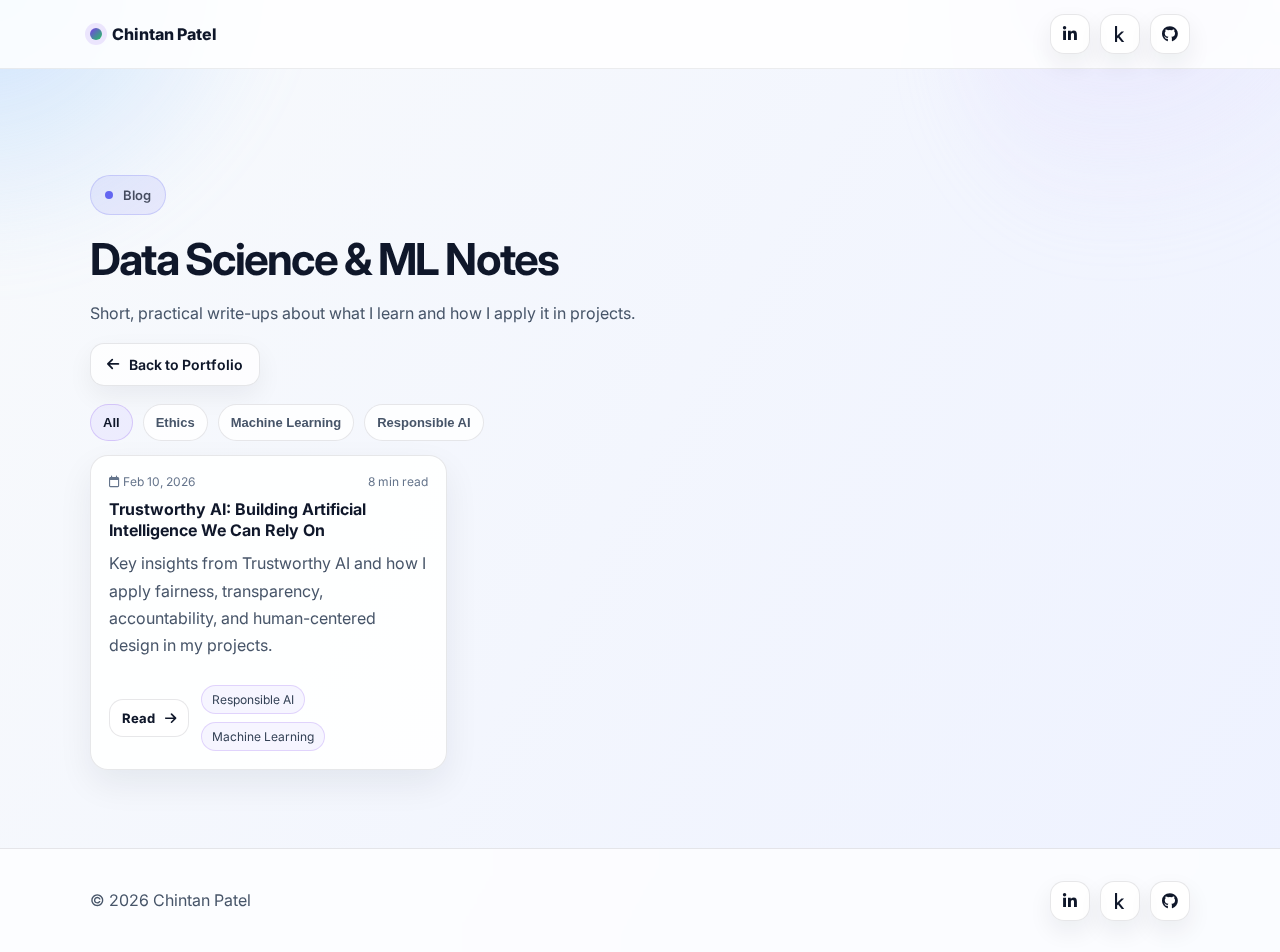
<file: blog.html>
<!doctype html>
<html lang="en">
<head>
  <meta charset="UTF-8" />
  <meta name="viewport" content="width=device-width, initial-scale=1.0"/>
  <title>Blog | Chintan Patel</title>
  <meta name="description" content="Blog posts by Chintan Patel on Data Science, Machine Learning, Python, SQL and Responsible AI." />

  <link rel="preconnect" href="https://fonts.googleapis.com">
  <link rel="preconnect" href="https://fonts.gstatic.com" crossorigin>
  <link href="https://fonts.googleapis.com/css2?family=Inter:wght@400;500;600;700;800&display=swap" rel="stylesheet">

  <link rel="stylesheet"
        href="https://cdnjs.cloudflare.com/ajax/libs/font-awesome/6.5.0/css/all.min.css"
        crossorigin="anonymous" referrerpolicy="no-referrer" />

  <link rel="stylesheet" href="style.css" />
</head>

<body>
  <div class="blob blob-1" aria-hidden="true"></div>
  <div class="blob blob-2" aria-hidden="true"></div>

  <header class="header">
    <div class="container nav-wrap">
      <a class="brand" href="index.html" aria-label="Back to home">
        <span class="brand-mark" aria-hidden="true"></span>
        <span class="brand-text">Chintan Patel</span>
      </a>

      <div class="nav-actions">
        <a class="icon-btn" href="https://www.linkedin.com/in/chintan-patel-987765129/" target="_blank" rel="noopener" aria-label="LinkedIn">
          <i class="fa-brands fa-linkedin-in"></i>
        </a>
        <a class="icon-btn" href="https://www.kaggle.com/chintanpatel24" target="_blank" rel="noopener" aria-label="Kaggle">
          <i class="fa-brands fa-kaggle"></i>
        </a>
        <a class="icon-btn" href="https://github.com/chintan-02" target="_blank" rel="noopener" aria-label="GitHub">
          <i class="fa-brands fa-github"></i>
        </a>
      </div>
    </div>
  </header>

  <main>
    <section class="section">
      <div class="container">
        <div class="page-hero">
          <p class="badge"><span class="dot"></span> Blog</p>
          <h1 class="page-title">Data Science &amp; ML Notes</h1>
          <p class="muted">
            Short, practical write-ups about what I learn and how I apply it in projects.
          </p>
          <div class="page-actions">
            <a class="btn ghost" href="index.html#blog"><i class="fa-solid fa-arrow-left"></i> Back to Portfolio</a>
          </div>
        </div>

        <div class="blog-toolbar">
          <div class="blog-filters" id="blogFilters"></div>
        </div>

        <div class="blog-grid" id="blogGrid"></div>
      </div>
    </section>
  </main>

  <footer class="footer">
    <div class="container footer-row">
      <p class="muted">© <span id="year"></span> Chintan Patel</p>
      <div class="footer-links">
        <a href="https://www.linkedin.com/in/chintan-patel-987765129/" target="_blank" rel="noopener" aria-label="LinkedIn">
          <i class="fa-brands fa-linkedin-in"></i>
        </a>
        <a href="https://www.kaggle.com/chintanpatel24" target="_blank" rel="noopener" aria-label="Kaggle">
          <i class="fa-brands fa-kaggle"></i>
        </a>
        <a href="https://github.com/chintan-02" target="_blank" rel="noopener" aria-label="GitHub">
          <i class="fa-brands fa-github"></i>
        </a>
      </div>
    </div>
  </footer>

  <script src="script.js"></script>
</body>
</html>
</file>
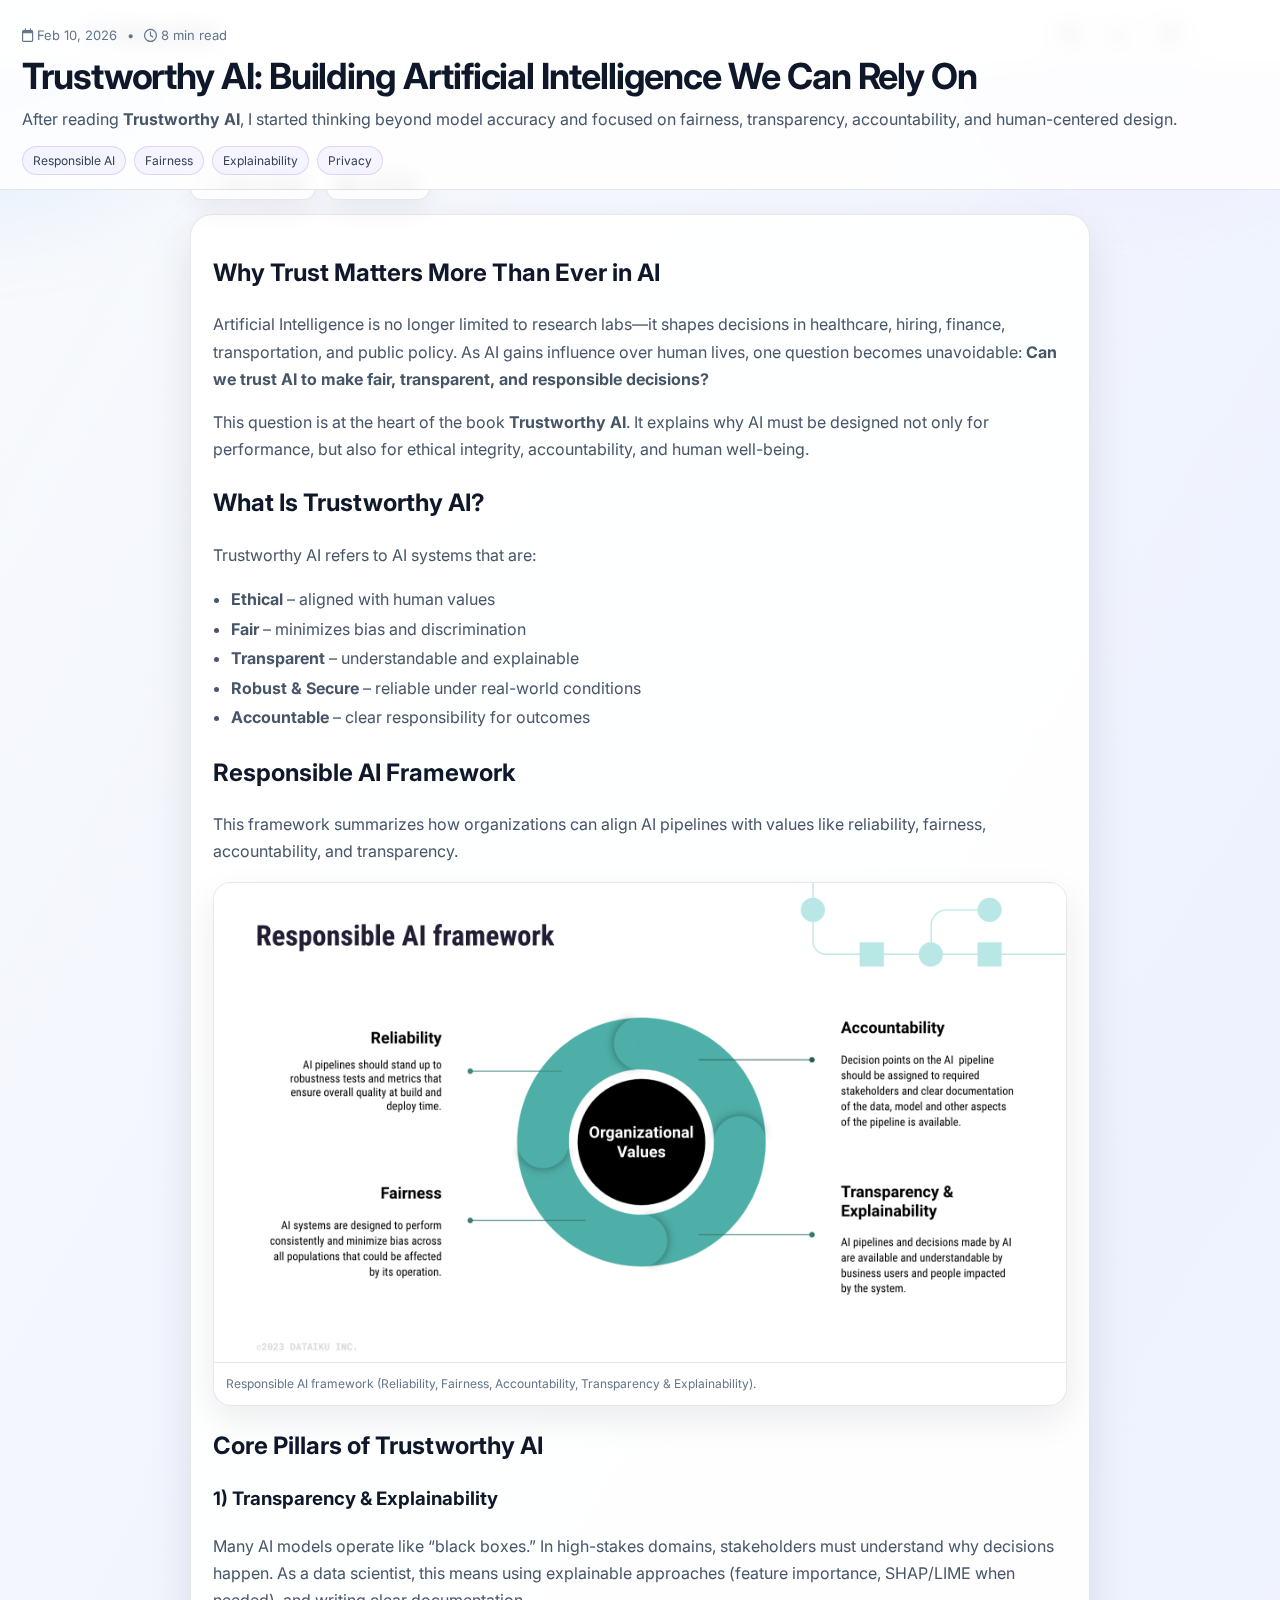
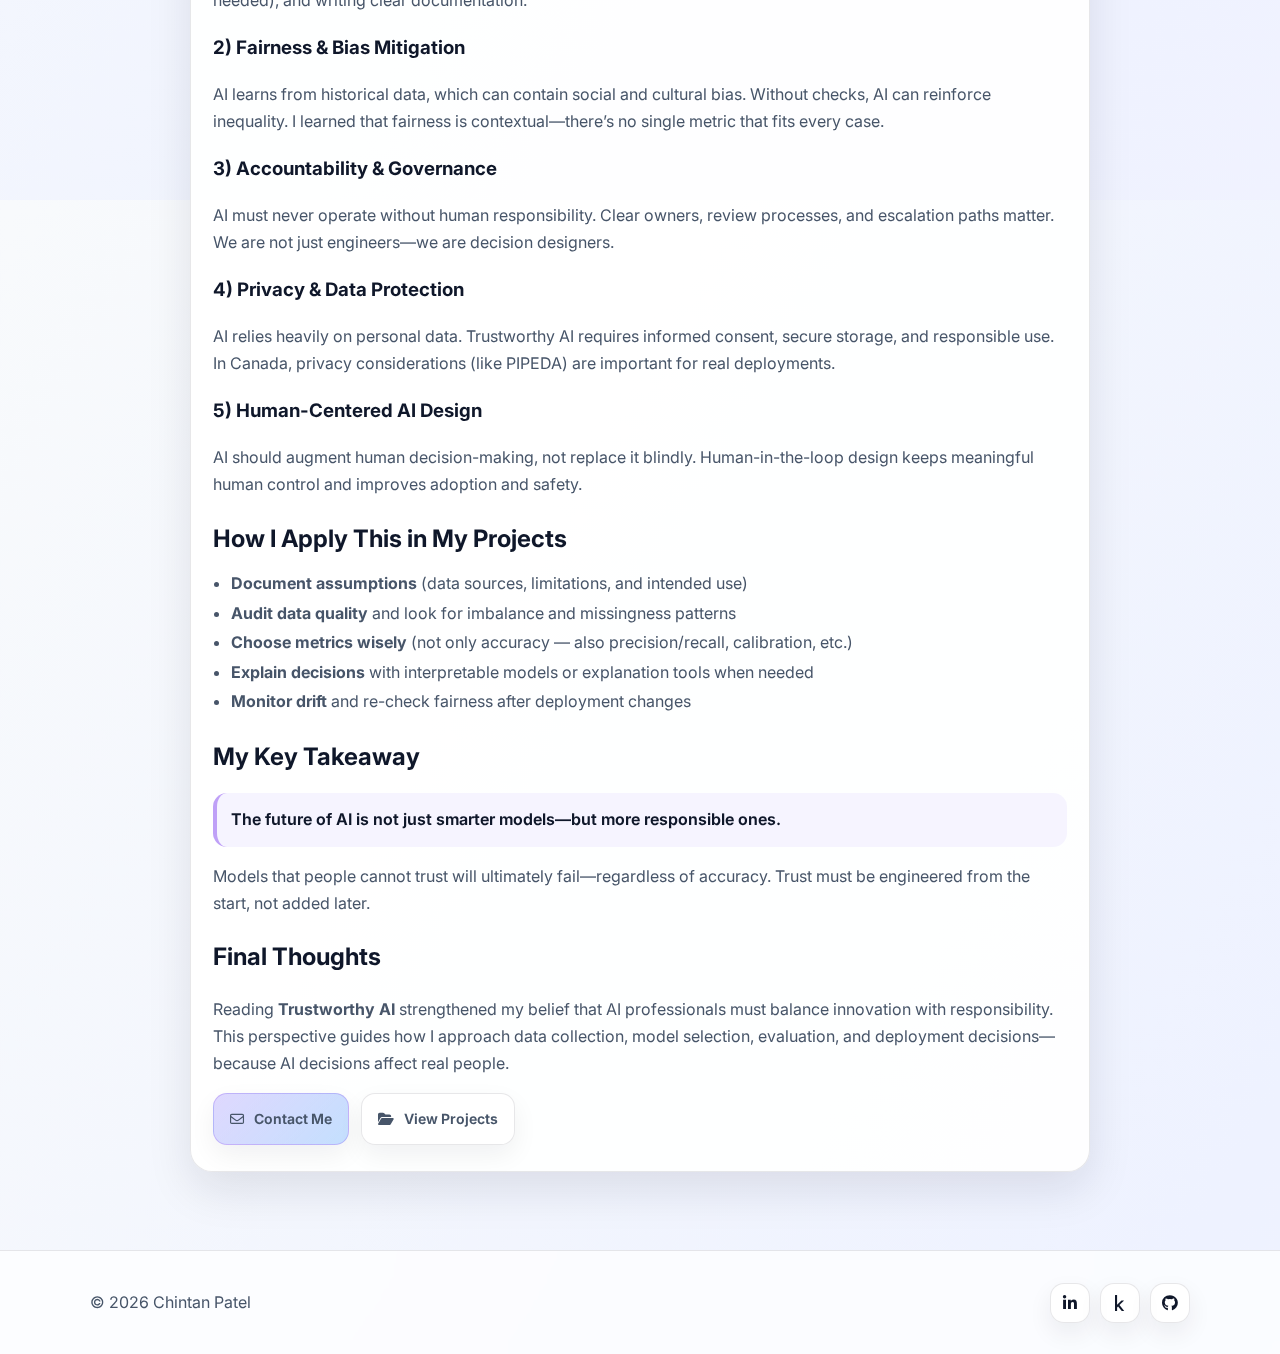
<file: blog/trustworthy-ai.html>
<!doctype html>
<html lang="en">
<head>
  <meta charset="UTF-8" />
  <meta name="viewport" content="width=device-width, initial-scale=1.0"/>

  <title>Trustworthy AI: Building Artificial Intelligence We Can Rely On | Chintan Patel</title>
  <meta name="description" content="Key insights from Trustworthy AI and how I apply fairness, transparency, privacy, accountability, and human-centered design in my ML projects." />

  <!-- Fonts -->
  <link rel="preconnect" href="https://fonts.googleapis.com">
  <link rel="preconnect" href="https://fonts.gstatic.com" crossorigin>
  <link href="https://fonts.googleapis.com/css2?family=Inter:wght@400;500;600;700;800&display=swap" rel="stylesheet">

  <!-- Icons -->
  <link rel="stylesheet"
        href="https://cdnjs.cloudflare.com/ajax/libs/font-awesome/6.5.0/css/all.min.css"
        crossorigin="anonymous" referrerpolicy="no-referrer" />

  <!-- Main site CSS -->
  <link rel="stylesheet" href="../style.css" />
</head>

<body>
  <div class="blob blob-1" aria-hidden="true"></div>
  <div class="blob blob-2" aria-hidden="true"></div>

  <header class="header">
    <div class="container nav-wrap">
      <a class="brand" href="../index.html" aria-label="Back to home">
        <span class="brand-mark" aria-hidden="true"></span>
        <span class="brand-text">Chintan Patel</span>
      </a>

      <div class="nav-actions">
        <a class="icon-btn" href="https://www.linkedin.com/in/chintan-patel-987765129/" target="_blank" rel="noopener" aria-label="LinkedIn">
          <i class="fa-brands fa-linkedin-in"></i>
        </a>
        <a class="icon-btn" href="https://www.kaggle.com/chintanpatel24" target="_blank" rel="noopener" aria-label="Kaggle">
          <i class="fa-brands fa-kaggle"></i>
        </a>
        <a class="icon-btn" href="https://github.com/chintan-02" target="_blank" rel="noopener" aria-label="GitHub">
          <i class="fa-brands fa-github"></i>
        </a>
      </div>
    </div>
  </header>

  <main>
    <section class="section">
      <div class="container post-wrap">
        <div class="post-top">
          <a class="btn small ghost" href="../blog.html"><i class="fa-solid fa-arrow-left"></i> Back to Blog</a>
          <a class="btn small ghost" href="../index.html#blog"><i class="fa-solid fa-house"></i> Portfolio</a>
        </div>

        <article class="post">
          <header class="post-header">
            <p class="post-meta">
              <span><i class="fa-regular fa-calendar"></i> Feb 10, 2026</span>
              <span>•</span>
              <span><i class="fa-regular fa-clock"></i> 8 min read</span>
            </p>

            <h1 class="post-title">Trustworthy AI: Building Artificial Intelligence We Can Rely On</h1>

            <p class="post-subtitle">
              After reading <strong>Trustworthy AI</strong>, I started thinking beyond model accuracy and focused on
              fairness, transparency, accountability, and human-centered design.
            </p>

            <div class="post-tags">
              <span class="blog-badge">Responsible AI</span>
              <span class="blog-badge">Fairness</span>
              <span class="blog-badge">Explainability</span>
              <span class="blog-badge">Privacy</span>
            </div>
          </header>

          <section class="post-body">
            <h2>Why Trust Matters More Than Ever in AI</h2>
            <p>
              Artificial Intelligence is no longer limited to research labs—it shapes decisions in healthcare, hiring,
              finance, transportation, and public policy. As AI gains influence over human lives, one question becomes unavoidable:
              <strong>Can we trust AI to make fair, transparent, and responsible decisions?</strong>
            </p>
            <p>
              This question is at the heart of the book <strong>Trustworthy AI</strong>. It explains why AI must be designed
              not only for performance, but also for ethical integrity, accountability, and human well-being.
            </p>

            <h2>What Is Trustworthy AI?</h2>
            <p>Trustworthy AI refers to AI systems that are:</p>
            <ul>
              <li><strong>Ethical</strong> – aligned with human values</li>
              <li><strong>Fair</strong> – minimizes bias and discrimination</li>
              <li><strong>Transparent</strong> – understandable and explainable</li>
              <li><strong>Robust &amp; Secure</strong> – reliable under real-world conditions</li>
              <li><strong>Accountable</strong> – clear responsibility for outcomes</li>
            </ul>

            <h2>Responsible AI Framework</h2>
            <p class="muted">
              This framework summarizes how organizations can align AI pipelines with values like reliability, fairness,
              accountability, and transparency.
            </p>

            <!-- ✅ IMAGE ADDED HERE -->
            <figure class="post-figure">
              <img
                src="responsible-ai-framework.png"
                alt="Responsible AI framework showing reliability, fairness, accountability, and transparency & explainability around organizational values"
                loading="lazy"
              />
              <figcaption>Responsible AI framework (Reliability, Fairness, Accountability, Transparency & Explainability).</figcaption>
            </figure>

            <h2>Core Pillars of Trustworthy AI</h2>

            <h3>1) Transparency &amp; Explainability</h3>
            <p>
              Many AI models operate like “black boxes.” In high-stakes domains, stakeholders must understand why decisions happen.
              As a data scientist, this means using explainable approaches (feature importance, SHAP/LIME when needed),
              and writing clear documentation.
            </p>

            <h3>2) Fairness &amp; Bias Mitigation</h3>
            <p>
              AI learns from historical data, which can contain social and cultural bias. Without checks, AI can reinforce inequality.
              I learned that fairness is contextual—there’s no single metric that fits every case.
            </p>

            <h3>3) Accountability &amp; Governance</h3>
            <p>
              AI must never operate without human responsibility. Clear owners, review processes, and escalation paths matter.
              We are not just engineers—we are decision designers.
            </p>

            <h3>4) Privacy &amp; Data Protection</h3>
            <p>
              AI relies heavily on personal data. Trustworthy AI requires informed consent, secure storage, and responsible use.
              In Canada, privacy considerations (like PIPEDA) are important for real deployments.
            </p>

            <h3>5) Human-Centered AI Design</h3>
            <p>
              AI should augment human decision-making, not replace it blindly. Human-in-the-loop design keeps meaningful human control
              and improves adoption and safety.
            </p>

            <h2>How I Apply This in My Projects</h2>
            <ul>
              <li><strong>Document assumptions</strong> (data sources, limitations, and intended use)</li>
              <li><strong>Audit data quality</strong> and look for imbalance and missingness patterns</li>
              <li><strong>Choose metrics wisely</strong> (not only accuracy — also precision/recall, calibration, etc.)</li>
              <li><strong>Explain decisions</strong> with interpretable models or explanation tools when needed</li>
              <li><strong>Monitor drift</strong> and re-check fairness after deployment changes</li>
            </ul>

            <h2>My Key Takeaway</h2>
            <blockquote class="post-quote">
              The future of AI is not just smarter models—but more responsible ones.
            </blockquote>
            <p>
              Models that people cannot trust will ultimately fail—regardless of accuracy. Trust must be engineered from the start,
              not added later.
            </p>

            <h2>Final Thoughts</h2>
            <p>
              Reading <strong>Trustworthy AI</strong> strengthened my belief that AI professionals must balance innovation with responsibility.
              This perspective guides how I approach data collection, model selection, evaluation, and deployment decisions—because AI decisions affect real people.
            </p>

            <div class="post-cta">
              <a class="btn primary" href="mailto:patel.chintan380@gmail.com">
                <i class="fa-regular fa-envelope"></i> Contact Me
              </a>
              <a class="btn ghost" href="../index.html#projects">
                <i class="fa-solid fa-folder-open"></i> View Projects
              </a>
            </div>
          </section>
        </article>
      </div>
    </section>
  </main>

  <footer class="footer">
    <div class="container footer-row">
      <p class="muted">© <span id="year"></span> Chintan Patel</p>
      <div class="footer-links">
        <a href="https://www.linkedin.com/in/chintan-patel-987765129/" target="_blank" rel="noopener" aria-label="LinkedIn">
          <i class="fa-brands fa-linkedin-in"></i>
        </a>
        <a href="https://www.kaggle.com/chintanpatel24" target="_blank" rel="noopener" aria-label="Kaggle">
          <i class="fa-brands fa-kaggle"></i>
        </a>
        <a href="https://github.com/chintan-02" target="_blank" rel="noopener" aria-label="GitHub">
          <i class="fa-brands fa-github"></i>
        </a>
      </div>
    </div>
  </footer>

  <script>
    document.getElementById("year").textContent = new Date().getFullYear();
  </script>
</body>
</html>
</file>
<file: style.css>
:root{
  --bg: #fbfbff;
  --text: #0f172a;
  --muted: #475569;
  --muted2: #64748b;

  --card: rgba(255,255,255,0.82);
  --border: rgba(15,23,42,0.10);
  --shadow: 0 18px 45px rgba(15,23,42,0.10);

  --accent: #7c3aed;
  --accent2:#22c55e;
  --radius: 18px;
}

*{ box-sizing: border-box; }
html,body{ height:100%; }
html{ scroll-behavior: smooth; }

body{
  margin:0;
  font-family: "Inter", system-ui, -apple-system, Segoe UI, Roboto, Arial, sans-serif;
  color: var(--text);
  background: radial-gradient(900px 600px at 20% 0%, rgba(147,197,253,0.35), transparent 55%),
              radial-gradient(900px 650px at 85% 10%, rgba(221,214,254,0.45), transparent 55%),
              var(--bg);
  overflow-x:hidden;
}

a{ color: inherit; text-decoration:none; }
img{ max-width:100%; display:block; }
p{ line-height:1.7; }
ul{ margin:0; padding-left:18px; }

.container{
  width: min(1100px, calc(100% - 48px));
  margin: 0 auto;
}

.section{ padding: 78px 0; }
.section-title{
  margin:0 0 12px;
  font-size: 28px;
  letter-spacing: -0.02em;
}
.muted{ color: var(--muted); }
.section-head{ margin-bottom: 20px; }

/* blobs */
.blob{
  position: fixed;
  width: 520px;
  height: 520px;
  border-radius: 999px;
  filter: blur(35px);
  opacity: 0.55;
  z-index: -1;
  pointer-events:none;
}
.blob-1{
  left: -180px;
  top: -200px;
  background: radial-gradient(circle at 30% 30%, rgba(147,197,253,0.9), transparent 60%);
}
.blob-2{
  right: -200px;
  top: -220px;
  background: radial-gradient(circle at 30% 30%, rgba(221,214,254,0.9), transparent 60%);
}

/* header */
/* Sticky header (always visible) */
header {
  position: fixed;
  top: 0;
  left: 0;
  width: 100%;
  z-index: 9999;

  background: rgba(255, 255, 255, 0.85);
  backdrop-filter: blur(10px);
  -webkit-backdrop-filter: blur(10px);

  border-bottom: 1px solid rgba(15, 23, 42, 0.08);
}

/* Prevent content from hiding behind fixed header */
body {
  padding-top: 84px; /* adjust if your header is taller/shorter */
}

.nav-wrap{
  display:flex;
  align-items:center;
  justify-content:space-between;
  gap:14px;
  padding: 14px 0;
}

.brand{
  display:inline-flex;
  gap:10px;
  align-items:center;
  font-weight: 800;
}

.brand-mark{
  width: 12px;
  height: 12px;
  border-radius: 999px;
  background: linear-gradient(135deg, var(--accent), var(--accent2));
  box-shadow: 0 0 0 5px rgba(124,58,237,0.12);
}

.nav{
  display:flex;
  gap: 16px;
  align-items:center;
}

.nav-link{
  font-size: 14px;
  color: var(--muted);
  padding: 8px 10px;
  border-radius: 12px;
  transition: 200ms ease;
}
.nav-link:hover{
  background: rgba(124,58,237,0.08);
  color: var(--text);
}
.nav-link.active{
  background: rgba(124,58,237,0.10);
  color: var(--text);
  border: 1px solid rgba(124,58,237,0.18);
}

.nav-actions{ display:flex; gap:10px; }

.icon-btn{
  width: 40px;
  height: 40px;
  display:grid;
  place-items:center;
  border-radius: 14px;
  border: 1px solid var(--border);
  background: rgba(255,255,255,0.85);
  box-shadow: 0 10px 25px rgba(15,23,42,0.07);
  transition: 200ms ease;
  color: var(--text);
}
.icon-btn i{ font-size: 16px; }
.icon-btn:hover{
  transform: translateY(-3px);
  border-color: rgba(124,58,237,0.25);
  box-shadow: 0 16px 35px rgba(15,23,42,0.12);
}

/* buttons */
.btn{
  display:inline-flex;
  align-items:center;
  gap: 10px;
  padding: 12px 16px;
  border-radius: 14px;
  border: 1px solid var(--border);
  background: rgba(255,255,255,0.86);
  box-shadow: 0 10px 26px rgba(15,23,42,0.06);
  font-weight: 650;
  font-size: 14px;
  transition: 200ms ease;
}
.btn:hover{
  transform: translateY(-3px);
  box-shadow: 0 16px 35px rgba(15,23,42,0.12);
  border-color: rgba(124,58,237,0.25);
}
.btn.primary{
  border: 1px solid rgba(124,58,237,0.25);
  background: linear-gradient(135deg, rgba(221,214,254,0.95), rgba(147,197,253,0.55));
}
.btn.ghost{ background: rgba(255,255,255,0.75); }
.btn.small{ padding: 10px 12px; border-radius: 12px; font-size: 13px; }

/* =========================
   HERO (Professional rebuild)
   ========================= */

.hero {
  padding: 72px 0 40px;
}

.hero-grid {
  display: grid;
  grid-template-columns: 1.1fr 0.9fr;;
  gap: 80px;
  align-items: center;
}

.hero-left {
  max-width: 680px;
}

/* badge */
.badge {
  display: inline-flex;
  align-items: center;
  gap: 10px;
  font-size: 13px;
  font-weight: 600;
  color: rgba(15, 23, 42, 0.75);
  background: rgba(99, 102, 241, 0.10);
  border: 1px solid rgba(99, 102, 241, 0.22);
  padding: 8px 14px;
  border-radius: 999px;
}

.badge .dot {
  width: 8px;
  height: 8px;
  border-radius: 50%;
  background: #6366f1;
}

/* title */
.hero-title {
  margin: 18px 0 10px;
  font-size: clamp(2.2rem, 4.6vw, 3.4rem);
  line-height: 1.25;
  letter-spacing: -0.03em;
  font-weight: 800;
  color: #0f172a;
}

.hero-accent {
  display: inline-flex;
  align-items: baseline;
  min-height: 1.2em;
}

/* rotating text: stable width, no jump */
#rotating-text {
  display: inline-block;
  white-space: nowrap;
  min-width: 22ch;
  font-weight: 800;
  letter-spacing: -0.02em;
  padding-bottom: 4px;   /* 👈 prevents descender cut */
  line-height: 1.2;      /* 👈 important */
  background: linear-gradient(90deg, #6d28d9, #2563eb);
  -webkit-background-clip: text;
  background-clip: text;
  color: transparent;
  transition: opacity 320ms ease, transform 320ms ease;
}

#rotating-text.is-out {
  opacity: 0;
  transform: translateY(8px);
}
#rotating-text.is-in {
  opacity: 1;
  transform: translateY(0);
}

/* subtitle */
.hero-subtitle {
  margin: 10px 0 18px;
  font-size: 1.05rem;
  line-height: 1.65;
  color: rgba(15, 23, 42, 0.75);
  max-width: 60ch;
}

/* buttons */
.hero-actions {
  display: flex;
  gap: 12px;
  flex-wrap: wrap;
  margin-top: 6px;
}

.btn-resume {
  background: #0f172a;
  color: #fff;
  border: 1px solid rgba(15, 23, 42, 0.12);
}
.btn-resume:hover {
  background: #000;
}

/* meta row */
.hero-meta {
  margin-top: 14px;
  display: flex;
  flex-wrap: wrap;
  gap: 10px 12px;
  align-items: center;
}

.meta-pill {
  font-size: 13px;
  font-weight: 700;
  color: #4f46e5;
  background: rgba(79, 70, 229, 0.08);
  border: 1px solid rgba(79, 70, 229, 0.20);
  padding: 7px 14px;
  border-radius: 999px;
}

.meta-note {
  font-size: 13px;
  color: rgba(15, 23, 42, 0.55);
}

/* chips (optional) */
.hero-chips {
  margin-top: 14px;
  display: flex;
  gap: 10px;
  flex-wrap: wrap;
}

.chip {
  font-size: 12.5px;
  padding: 7px 12px;
  border-radius: 999px;
  background: rgba(15, 23, 42, 0.04);
  border: 1px solid rgba(15, 23, 42, 0.08);
  color: rgba(15, 23, 42, 0.75);
  font-weight: 600;
}

/* right card */
.hero-right {
  display: flex;
  justify-content: flex-end;
}

.profile-card {
  width: 420px;           /* increase width */
  max-width: 100%;
  padding: 22px;
  border-radius: 20px;
  box-shadow: 0 20px 60px rgba(0, 0, 0, 0.08);


  animation: floatCard 6s ease-in-out infinite;   /* 👈 add this line */
}


.profile-img {
  width: 100%;
  height: 350px;
  object-fit: cover;
  display: block;
}

.profile-actions {
  display: flex;
  gap: 10px;
  padding: 14px;
  flex-wrap: wrap;
}

.mini-btn {
  display: inline-flex;
  align-items: center;
  gap: 8px;
  padding: 9px 12px;
  border-radius: 12px;
  background: rgba(15, 23, 42, 0.04);
  border: 1px solid rgba(15, 23, 42, 0.08);
  color: rgba(15, 23, 42, 0.85);
  font-weight: 700;
  font-size: 13px;
}

.mini-btn:hover {
  background: rgba(15, 23, 42, 0.06);
}

/* responsive */
@media (max-width: 920px) {
  .hero-grid {
    grid-template-columns: 1fr;
  }
  .hero-right {
    justify-content: flex-start;
  }
  .profile-img {
    height: auto;
    object-fit: contain;
  }
  #rotating-text {
    min-width: 18ch;
  }
}

/* profile card */
.profile-card{
  border-radius: var(--radius);
  border: 1px solid var(--border);
  background: var(--card);
  box-shadow: var(--shadow);
  overflow:hidden;
}
.avatar{ width:100%; height: 240px; object-fit: cover; }
.hero-card-actions{
  display:flex;
  gap: 10px;
  padding: 14px 14px 16px;
  flex-wrap: wrap;
  border-top: 1px solid var(--border);
  background: rgba(255,255,255,0.60);
}
.mini-btn{
  display:inline-flex;
  align-items:center;
  gap: 8px;
  padding: 10px 12px;
  border-radius: 14px;
  border: 1px solid var(--border);
  background: rgba(255,255,255,0.85);
  font-weight: 650;
  font-size: 13px;
  transition: 200ms ease;
}
.mini-btn:hover{
  transform: translateY(-3px);
  border-color: rgba(124,58,237,0.25);
  box-shadow: 0 14px 30px rgba(15,23,42,0.10);
}

.hero-stats{
  margin-top: 12px;
  display:grid;
  grid-template-columns: repeat(3, 1fr);
  gap: 10px;
}
.hero-stat{
  border: 1px solid var(--border);
  background: rgba(255,255,255,0.85);
  border-radius: 16px;
  padding: 14px;
  text-align:center;
  box-shadow: 0 10px 26px rgba(15,23,42,0.06);
}
.hero-stat-title{ margin:0; font-size: 18px; font-weight: 800; }
.hero-stat-sub{ margin:6px 0 0; font-size: 12px; color: var(--muted); }

/* split panels */
.split{ display:grid; grid-template-columns: 1fr 1fr; gap: 16px; }
.panel{
  border: 1px solid var(--border);
  background: rgba(255,255,255,0.85);
  border-radius: var(--radius);
  padding: 22px;
  box-shadow: 0 14px 35px rgba(15,23,42,0.07);
}
.highlight-list{ margin-top: 14px; display:grid; gap: 10px; }
.hl{ display:flex; gap: 10px; align-items:flex-start; color: var(--muted); }
.hl i{ margin-top: 3px; color: var(--accent2); }

.callout{
  margin-top: 16px;
  display:grid;
  grid-template-columns: 44px 1fr;
  gap: 12px;
  padding: 14px;
  border-radius: 16px;
  border: 1px solid rgba(124,58,237,0.18);
  background: rgba(221,214,254,0.35);
}
.callout-icon{
  width: 44px; height: 44px;
  border-radius: 16px;
  display:grid;
  place-items:center;
  border: 1px solid rgba(124,58,237,0.18);
  background: rgba(255,255,255,0.65);
}

/* grids */
.skills-grid{ display:grid; grid-template-columns: repeat(4, 1fr); gap: 14px; }
.projects-grid{ display:grid; grid-template-columns: repeat(2, 1fr); gap: 14px; }

.skill-card, .project-card{
  border: 1px solid var(--border);
  background: rgba(255,255,255,0.86);
  border-radius: var(--radius);
  padding: 18px;
  box-shadow: 0 14px 35px rgba(15,23,42,0.07);
  transition: 200ms ease;
}
.skill-card:hover, .project-card:hover{
  transform: translateY(-4px);
  border-color: rgba(124,58,237,0.25);
  box-shadow: 0 18px 45px rgba(15,23,42,0.12);
}
.skill-top{ display:flex; gap:10px; align-items:center; margin-bottom: 10px; }
.skill-top i{ color: var(--accent); }

.project-top{ display:flex; align-items:center; justify-content:space-between; gap: 12px; }
.project-top h3{ margin:0; font-size: 16px; }

.pill{
  font-size: 12px;
  padding: 6px 10px;
  border-radius: 999px;
  border: 1px solid rgba(14,165,233,0.25);
  background: rgba(147,197,253,0.25);
}

.tags{ display:flex; gap: 8px; flex-wrap: wrap; margin-top: 12px; }
.tag{
  font-size: 12px;
  padding: 6px 10px;
  border-radius: 999px;
  border: 1px solid var(--border);
  background: rgba(221,214,254,0.22);
  color: #334155;
}

.project-links{ display:flex; gap: 12px; margin-top: 14px; }
.project-links a{
  font-size: 13px;
  color: var(--muted);
  padding: 8px 10px;
  border-radius: 12px;
  border: 1px solid var(--border);
  background: rgba(255,255,255,0.75);
  transition: 200ms ease;
}
.project-links a:hover{
  transform: translateY(-3px);
  border-color: rgba(124,58,237,0.25);
  color: var(--text);
}

/* education */
.edu-grid{ display:grid; grid-template-columns: repeat(3, 1fr); gap: 14px; }
.edu-card{
  border: 1px solid var(--border);
  background: rgba(255,255,255,0.86);
  border-radius: var(--radius);
  padding: 18px;
  box-shadow: 0 14px 35px rgba(15,23,42,0.07);
  transition: 200ms ease;
}
.edu-card:hover{
  transform: translateY(-4px);
  border-color: rgba(124,58,237,0.25);
  box-shadow: 0 18px 45px rgba(15,23,42,0.12);
}
.edu-top{ display:flex; align-items:flex-start; justify-content: space-between; gap: 10px; }
.edu-top h3{ margin:0; font-size: 16px; line-height: 1.25; }
.edu-pill{
  font-size: 12px;
  padding: 6px 10px;
  border-radius: 999px;
  border: 1px solid rgba(124,58,237,0.22);
  background: rgba(221,214,254,0.35);
  white-space: nowrap;
}
.edu-pill.alt{ border-color: rgba(14,165,233,0.22); background: rgba(147,197,253,0.25); }
.edu-pill.soft{ border-color: rgba(34,197,94,0.20); background: rgba(134,239,172,0.25); }

.edu-school{ margin: 10px 0 6px; color: var(--muted); }
.edu-date{ margin:0; color: var(--muted2); font-size: 13px; display:flex; align-items:center; gap: 8px; }

/* timeline */
.timeline-wrap{ display: grid; gap: 14px; }
.t-item{ display: grid; grid-template-columns: 28px 1fr; gap: 14px; align-items: start; }
.t-left{ display:flex; flex-direction: column; align-items: center; padding-top: 6px; }
.t-dot{
  width: 12px; height: 12px; border-radius: 999px;
  background: linear-gradient(135deg, var(--accent), #0ea5e9);
  box-shadow: 0 0 0 6px rgba(124,58,237,0.12);
  border: 1px solid rgba(124,58,237,0.18);
}
.t-line{
  width: 2px; height: 100%; min-height: 120px;
  margin-top: 10px;
  background: linear-gradient(180deg, rgba(124,58,237,0.35), rgba(14,165,233,0.18));
  border-radius: 999px;
}
.t-line.last{ background: transparent; }

.t-card{
  border: 1px solid var(--border);
  background: rgba(255,255,255,0.90);
  border-radius: var(--radius);
  padding: 18px;
  box-shadow: 0 14px 35px rgba(15,23,42,0.07);
  transition: 200ms ease;
}
.t-card:hover{
  transform: translateY(-3px);
  border-color: rgba(124,58,237,0.25);
  box-shadow: 0 18px 45px rgba(15,23,42,0.12);
}
.t-card-top{ display:flex; justify-content: space-between; align-items:flex-start; gap: 12px; }
.t-card-top h3{ margin:0 0 6px; font-size: 16px; }
.t-meta{ margin:0; color: var(--muted2); font-size: 13px; display:flex; align-items:center; gap: 8px; }

.t-badge{
  font-size: 12px;
  padding: 6px 10px;
  border-radius: 999px;
  border: 1px solid rgba(124,58,237,0.22);
  background: rgba(221,214,254,0.35);
  white-space: nowrap;
}
.t-badge.alt{ border-color: rgba(14,165,233,0.22); background: rgba(147,197,253,0.25); }
.t-badge.soft{ border-color: rgba(34,197,94,0.20); background: rgba(134,239,172,0.25); }

.t-bullets{ margin-top: 12px; color: var(--muted); }
.t-bullets li{ margin: 6px 0; }
.t-tags{ margin-top: 12px; display:flex; gap: 8px; flex-wrap: wrap; }

/* contact */
.contact{ display:grid; place-items:center; }
.contact-card{
  width: 100%;
  border: 1px solid var(--border);
  background: rgba(255,255,255,0.88);
  border-radius: calc(var(--radius) + 4px);
  padding: 24px;
  box-shadow: var(--shadow);
}
.contact-grid{
  margin-top: 16px;
  display:grid;
  grid-template-columns: repeat(2, 1fr);
  gap: 12px;
}
.contact-item{
  display:flex;
  gap: 12px;
  align-items:center;
  border: 1px solid var(--border);
  background: rgba(255,255,255,0.78);
  border-radius: 16px;
  padding: 14px;
  transition: 200ms ease;
}
.contact-item i{
  width: 40px; height: 40px;
  display:grid; place-items:center;
  border-radius: 16px;
  border: 1px solid rgba(124,58,237,0.18);
  background: rgba(221,214,254,0.25);
}
.contact-item:hover{
  transform: translateY(-3px);
  border-color: rgba(124,58,237,0.25);
  box-shadow: 0 16px 35px rgba(15,23,42,0.12);
}
.contact-label{ margin:0; font-size: 12px; color: var(--muted2); }
.contact-value{ margin:2px 0 0; font-size: 14px; color: var(--muted); }
.contact-cta{ display:flex; gap: 12px; flex-wrap: wrap; margin-top: 16px; }

/* back to top */
.back-to-top{
  position: fixed;
  right: 18px; bottom: 18px;
  width: 46px; height: 46px;
  border-radius: 16px;
  border: 1px solid var(--border);
  background: rgba(255,255,255,0.86);
  box-shadow: 0 16px 40px rgba(15,23,42,0.12);
  display:grid; place-items:center;
  transition: 200ms ease;
}
.back-to-top:hover{ transform: translateY(-3px); }

/* footer */
.footer{
  border-top: 1px solid var(--border);
  padding: 22px 0;
  background: rgba(255,255,255,0.72);
  backdrop-filter: blur(12px);
}
.footer-row{ display:flex; align-items:center; justify-content: space-between; gap: 12px; }
.footer-links{ display:flex; gap: 10px; }
.footer-links a{
  width: 40px; height: 40px;
  display:grid; place-items:center;
  border-radius: 14px;
  border: 1px solid var(--border);
  background: rgba(255,255,255,0.85);
  box-shadow: 0 10px 25px rgba(15,23,42,0.07);
  transition: 200ms ease;
}
.footer-links a:hover{ transform: translateY(-3px); }

/* ===================== BLOG ===================== */
.blog-toolbar{
  display:flex;
  align-items:center;
  justify-content: space-between;
  gap: 12px;
  margin-bottom: 14px;
  flex-wrap: wrap;
}
.blog-filters{ display:flex; gap: 10px; flex-wrap: wrap; }
.filter-btn{
  border: 1px solid var(--border);
  background: rgba(255,255,255,0.82);
  border-radius: 999px;
  padding: 10px 12px;
  font-size: 13px;
  font-weight: 650;
  color: var(--muted);
  transition: 200ms ease;
  cursor: pointer;
}
.filter-btn:hover{ transform: translateY(-2px); border-color: rgba(124,58,237,0.25); color: var(--text); }
.filter-btn.active{ background: rgba(221,214,254,0.35); border-color: rgba(124,58,237,0.22); color: var(--text); }

.blog-grid{ display:grid; grid-template-columns: repeat(3, 1fr); gap: 14px; }
.blog-card{
  border: 1px solid var(--border);
  background: rgba(255,255,255,0.90);
  border-radius: var(--radius);
  padding: 18px;
  box-shadow: 0 14px 35px rgba(15,23,42,0.07);
  transition: 200ms ease;
  display:flex;
  flex-direction: column;
}
.blog-card:hover{ transform: translateY(-4px); border-color: rgba(124,58,237,0.25); box-shadow: 0 18px 45px rgba(15,23,42,0.12); }

.blog-meta{ display:flex; align-items:center; justify-content: space-between; gap: 12px; margin-bottom: 10px; color: var(--muted2); font-size: 12px; }
.blog-title{ margin:0 0 10px; font-size: 16px; line-height: 1.3; }
.blog-excerpt{ margin:0 0 14px; color: var(--muted); flex: 1; }

.blog-footer{ display:flex; align-items:center; justify-content: space-between; gap: 12px; margin-top: 12px; }
.read-link{
  display:inline-flex;
  align-items:center;
  gap: 10px;
  border: 1px solid var(--border);
  background: rgba(255,255,255,0.80);
  border-radius: 14px;
  padding: 10px 12px;
  font-size: 13px;
  font-weight: 750;
  transition: 200ms ease;
}
.read-link:hover{ transform: translateY(-3px); border-color: rgba(124,58,237,0.25); }

.blog-badges{ display:flex; gap: 8px; flex-wrap: wrap; }
.blog-badge{
  font-size: 12px;
  padding: 6px 10px;
  border-radius: 999px;
  border: 1px solid rgba(124,58,237,0.18);
  background: rgba(221,214,254,0.25);
  color: #334155;
}

/* page hero (blog.html) */
.page-hero{ margin-bottom: 18px; }
.page-title{
  margin: 8px 0 10px;
  font-size: clamp(30px, 4vw, 44px);
  letter-spacing: -0.04em;
  line-height: 1.08;
}

/* post page */
.post-wrap{ width: min(900px, 100%); margin: 0 auto; }
.post-top{ display:flex; gap: 10px; flex-wrap: wrap; margin-bottom: 14px; }

.post{
  border: 1px solid var(--border);
  background: rgba(255,255,255,0.92);
  border-radius: 22px;
  box-shadow: var(--shadow);
  overflow:hidden;
}
.post-header{ padding: 24px 22px 14px; border-bottom: 1px solid var(--border); }
.post-meta{ margin:0; color: var(--muted2); display:flex; gap: 10px; flex-wrap: wrap; align-items:center; font-size: 13px; }
.post-title{ margin: 10px 0 10px; font-size: clamp(26px, 3.2vw, 36px); letter-spacing: -0.03em; line-height: 1.12; }
.post-subtitle{ margin:0; color: var(--muted); line-height: 1.7; }

.post-tags{ margin-top: 12px; display:flex; gap: 8px; flex-wrap: wrap; }

.post-body{ padding: 18px 22px 26px; color: var(--muted); line-height: 1.85; }
.post-body h2{ color: var(--text); margin: 18px 0 8px; }
.post-body h3{ color: var(--text); margin: 14px 0 6px; }
.post-body ul{ margin-top: 8px; }

.post-figure{
  margin: 14px 0 18px;
  border: 1px solid var(--border);
  border-radius: 18px;
  overflow:hidden;
  background: rgba(255,255,255,0.85);
  box-shadow: 0 14px 35px rgba(15,23,42,0.08);
}
.post-figure img{ width: 100%; height: auto; display:block; }
.post-figure figcaption{
  padding: 10px 12px;
  font-size: 12px;
  color: var(--muted2);
  border-top: 1px solid var(--border);
}

.post-quote{
  margin: 14px 0;
  padding: 12px 14px;
  border-left: 4px solid rgba(124,58,237,0.45);
  background: rgba(221,214,254,0.28);
  border-radius: 14px;
  color: var(--text);
  font-weight: 650;
}

.post-cta{ margin-top: 16px; display:flex; gap: 12px; flex-wrap: wrap; }

/* responsive */
@media (max-width: 980px){
  .hero-grid{ grid-template-columns: 1fr; }
  .skills-grid{ grid-template-columns: repeat(2, 1fr); }
  .projects-grid{ grid-template-columns: 1fr; }
  .split{ grid-template-columns: 1fr; }
  .edu-grid{ grid-template-columns: 1fr; }
  .blog-grid{ grid-template-columns: 1fr; }
  .nav{ display:none; }
}
@media (max-width: 560px){
  .container{ width: min(1100px, calc(100% - 28px)); }
  .contact-grid{ grid-template-columns: 1fr; }
  .hero-stats{ grid-template-columns: 1fr; }
}





/* Projects - In Progress Style */
.projects-note {
  margin-bottom: 20px;
  font-style: italic;
}

.in-progress {
  position: relative;
  border-style: dashed;
  opacity: 0.95;
}

.pill.building {
  background: rgba(255, 193, 7, 0.2);
  border: 1px solid rgba(255, 193, 7, 0.4);
  color: #7c5e00;
}

.coming-soon {
  font-size: 13px;
  font-weight: 600;
  color: var(--muted2);
  background: rgba(148, 163, 184, 0.15);
  padding: 8px 12px;
  border-radius: 12px;
}


.btn-resume {
  background: #111827;
  color: white;
  border: none;
}

.btn-resume:hover {
  background: #000;
}

.hero-title {
  font-family: 'Plus Jakarta Sans', sans-serif;
}


header.scrolled {
  box-shadow: 0 10px 30px rgba(15, 23, 42, 0.08);
}


/* Animated gradient background */

body {
  background: linear-gradient(120deg, 
    #f8fafc, 
    #eef2ff, 
    #f5f3ff
  );
  background-size: 200% 200%;
  animation: gradientMove 22s ease infinite;
}

@keyframes gradientMove {
  0% { background-position: 0% 50%; }
  50% { background-position: 100% 50%; }
  100% { background-position: 0% 50%; }
}


.hero h1 {
  font-weight: 800;
  letter-spacing: -1px;
  line-height: 1.15;
}
</file>
<file: your-portfolio/style.css>
:root{
  --bg: #fbfbff;
  --text: #0f172a;
  --muted: #475569;
  --muted2: #64748b;

  --card: rgba(255,255,255,0.82);
  --border: rgba(15,23,42,0.10);
  --shadow: 0 18px 45px rgba(15,23,42,0.10);

  --accent: #7c3aed;
  --accent2:#22c55e;
  --radius: 18px;
}

*{ box-sizing: border-box; }
html,body{ height:100%; }
html{ scroll-behavior: smooth; }

body{
  margin:0;
  font-family: "Inter", system-ui, -apple-system, Segoe UI, Roboto, Arial, sans-serif;
  color: var(--text);
  background: radial-gradient(900px 600px at 20% 0%, rgba(147,197,253,0.35), transparent 55%),
              radial-gradient(900px 650px at 85% 10%, rgba(221,214,254,0.45), transparent 55%),
              var(--bg);
  overflow-x:hidden;
}

a{ color: inherit; text-decoration:none; }
img{ max-width:100%; display:block; }
p{ line-height:1.7; }
ul{ margin:0; padding-left:18px; }

.container{
  width: min(1100px, calc(100% - 48px));
  margin: 0 auto;
}

.section{ padding: 78px 0; }
.section-title{
  margin:0 0 12px;
  font-size: 28px;
  letter-spacing: -0.02em;
}
.muted{ color: var(--muted); }
.section-head{ margin-bottom: 20px; }

/* blobs */
.blob{
  position: fixed;
  width: 520px;
  height: 520px;
  border-radius: 999px;
  filter: blur(35px);
  opacity: 0.55;
  z-index: -1;
  pointer-events:none;
}
.blob-1{
  left: -180px;
  top: -200px;
  background: radial-gradient(circle at 30% 30%, rgba(147,197,253,0.9), transparent 60%);
}
.blob-2{
  right: -200px;
  top: -220px;
  background: radial-gradient(circle at 30% 30%, rgba(221,214,254,0.9), transparent 60%);
}

/* header */
/* Sticky header (always visible) */
header {
  position: fixed;
  top: 0;
  left: 0;
  width: 100%;
  z-index: 9999;

  background: rgba(255, 255, 255, 0.85);
  backdrop-filter: blur(10px);
  -webkit-backdrop-filter: blur(10px);

  border-bottom: 1px solid rgba(15, 23, 42, 0.08);
}

/* Prevent content from hiding behind fixed header */
body {
  padding-top: 84px; /* adjust if your header is taller/shorter */
}

.nav-wrap{
  display:flex;
  align-items:center;
  justify-content:space-between;
  gap:14px;
  padding: 14px 0;
}

.brand{
  display:inline-flex;
  gap:10px;
  align-items:center;
  font-weight: 800;
}

.brand-mark{
  width: 12px;
  height: 12px;
  border-radius: 999px;
  background: linear-gradient(135deg, var(--accent), var(--accent2));
  box-shadow: 0 0 0 5px rgba(124,58,237,0.12);
}

.nav{
  display:flex;
  gap: 16px;
  align-items:center;
}

.nav-link{
  font-size: 14px;
  color: var(--muted);
  padding: 8px 10px;
  border-radius: 12px;
  transition: 200ms ease;
}
.nav-link:hover{
  background: rgba(124,58,237,0.08);
  color: var(--text);
}
.nav-link.active{
  background: rgba(124,58,237,0.10);
  color: var(--text);
  border: 1px solid rgba(124,58,237,0.18);
}

.nav-actions{ display:flex; gap:10px; }

.icon-btn{
  width: 40px;
  height: 40px;
  display:grid;
  place-items:center;
  border-radius: 14px;
  border: 1px solid var(--border);
  background: rgba(255,255,255,0.85);
  box-shadow: 0 10px 25px rgba(15,23,42,0.07);
  transition: 200ms ease;
  color: var(--text);
}
.icon-btn i{ font-size: 16px; }
.icon-btn:hover{
  transform: translateY(-3px);
  border-color: rgba(124,58,237,0.25);
  box-shadow: 0 16px 35px rgba(15,23,42,0.12);
}

/* buttons */
.btn{
  display:inline-flex;
  align-items:center;
  gap: 10px;
  padding: 12px 16px;
  border-radius: 14px;
  border: 1px solid var(--border);
  background: rgba(255,255,255,0.86);
  box-shadow: 0 10px 26px rgba(15,23,42,0.06);
  font-weight: 650;
  font-size: 14px;
  transition: 200ms ease;
}
.btn:hover{
  transform: translateY(-3px);
  box-shadow: 0 16px 35px rgba(15,23,42,0.12);
  border-color: rgba(124,58,237,0.25);
}
.btn.primary{
  border: 1px solid rgba(124,58,237,0.25);
  background: linear-gradient(135deg, rgba(221,214,254,0.95), rgba(147,197,253,0.55));
}
.btn.ghost{ background: rgba(255,255,255,0.75); }
.btn.small{ padding: 10px 12px; border-radius: 12px; font-size: 13px; }

/* =========================
   HERO (Professional rebuild)
   ========================= */

.hero {
  padding: 72px 0 40px;
}

.hero-grid {
  display: grid;
  grid-template-columns: 1.1fr 0.9fr;;
  gap: 80px;
  align-items: center;
}

.hero-left {
  max-width: 680px;
}

/* badge */
.badge {
  display: inline-flex;
  align-items: center;
  gap: 10px;
  font-size: 13px;
  font-weight: 600;
  color: rgba(15, 23, 42, 0.75);
  background: rgba(99, 102, 241, 0.10);
  border: 1px solid rgba(99, 102, 241, 0.22);
  padding: 8px 14px;
  border-radius: 999px;
}

.badge .dot {
  width: 8px;
  height: 8px;
  border-radius: 50%;
  background: #6366f1;
}

/* title */
.hero-title {
  margin: 18px 0 10px;
  font-size: clamp(2.2rem, 4.6vw, 3.4rem);
  line-height: 1.25;
  letter-spacing: -0.03em;
  font-weight: 800;
  color: #0f172a;
}

.hero-accent {
  display: inline-flex;
  align-items: baseline;
  min-height: 1.2em;
}

/* rotating text: stable width, no jump */
#rotating-text {
  display: inline-block;
  white-space: nowrap;
  min-width: 22ch;
  font-weight: 800;
  letter-spacing: -0.02em;
  padding-bottom: 4px;   /* 👈 prevents descender cut */
  line-height: 1.2;      /* 👈 important */
  background: linear-gradient(90deg, #6d28d9, #2563eb);
  -webkit-background-clip: text;
  background-clip: text;
  color: transparent;
  transition: opacity 320ms ease, transform 320ms ease;
}

#rotating-text.is-out {
  opacity: 0;
  transform: translateY(8px);
}
#rotating-text.is-in {
  opacity: 1;
  transform: translateY(0);
}

/* subtitle */
.hero-subtitle {
  margin: 10px 0 18px;
  font-size: 1.05rem;
  line-height: 1.65;
  color: rgba(15, 23, 42, 0.75);
  max-width: 60ch;
}

/* buttons */
.hero-actions {
  display: flex;
  gap: 12px;
  flex-wrap: wrap;
  margin-top: 6px;
}

.btn-resume {
  background: #0f172a;
  color: #fff;
  border: 1px solid rgba(15, 23, 42, 0.12);
}
.btn-resume:hover {
  background: #000;
}

/* meta row */
.hero-meta {
  margin-top: 14px;
  display: flex;
  flex-wrap: wrap;
  gap: 10px 12px;
  align-items: center;
}

.meta-pill {
  font-size: 13px;
  font-weight: 700;
  color: #4f46e5;
  background: rgba(79, 70, 229, 0.08);
  border: 1px solid rgba(79, 70, 229, 0.20);
  padding: 7px 14px;
  border-radius: 999px;
}

.meta-note {
  font-size: 13px;
  color: rgba(15, 23, 42, 0.55);
}

/* chips (optional) */
.hero-chips {
  margin-top: 14px;
  display: flex;
  gap: 10px;
  flex-wrap: wrap;
}

.chip {
  font-size: 12.5px;
  padding: 7px 12px;
  border-radius: 999px;
  background: rgba(15, 23, 42, 0.04);
  border: 1px solid rgba(15, 23, 42, 0.08);
  color: rgba(15, 23, 42, 0.75);
  font-weight: 600;
}

/* right card */
.hero-right {
  display: flex;
  justify-content: flex-end;
}

.profile-card {
  width: 420px;           /* increase width */
  max-width: 100%;
  padding: 22px;
  border-radius: 20px;
  box-shadow: 0 20px 60px rgba(0, 0, 0, 0.08);


  animation: floatCard 6s ease-in-out infinite;   /* 👈 add this line */
}

.profile-img {
  width: 100%;
  height: 400px;
  object-fit: cover;
  display: block;
}

.profile-actions {
  display: flex;
  gap: 10px;
  padding: 14px;
  flex-wrap: wrap;
}

.mini-btn {
  display: inline-flex;
  align-items: center;
  gap: 8px;
  padding: 9px 12px;
  border-radius: 12px;
  background: rgba(15, 23, 42, 0.04);
  border: 1px solid rgba(15, 23, 42, 0.08);
  color: rgba(15, 23, 42, 0.85);
  font-weight: 700;
  font-size: 13px;
}

.mini-btn:hover {
  background: rgba(15, 23, 42, 0.06);
}

/* responsive */
@media (max-width: 920px) {
  .hero-grid {
    grid-template-columns: 1fr;
  }
  .hero-right {
    justify-content: flex-start;
  }
  .profile-img {
    height: 240px;
  }
  #rotating-text {
    min-width: 18ch;
  }
}

/* profile card */
.profile-card{
  border-radius: var(--radius);
  border: 1px solid var(--border);
  background: var(--card);
  box-shadow: var(--shadow);
  overflow:hidden;
}
.avatar{ width:100%; height: 240px; object-fit: cover; }
.hero-card-actions{
  display:flex;
  gap: 10px;
  padding: 14px 14px 16px;
  flex-wrap: wrap;
  border-top: 1px solid var(--border);
  background: rgba(255,255,255,0.60);
}
.mini-btn{
  display:inline-flex;
  align-items:center;
  gap: 8px;
  padding: 10px 12px;
  border-radius: 14px;
  border: 1px solid var(--border);
  background: rgba(255,255,255,0.85);
  font-weight: 650;
  font-size: 13px;
  transition: 200ms ease;
}
.mini-btn:hover{
  transform: translateY(-3px);
  border-color: rgba(124,58,237,0.25);
  box-shadow: 0 14px 30px rgba(15,23,42,0.10);
}

.hero-stats{
  margin-top: 12px;
  display:grid;
  grid-template-columns: repeat(3, 1fr);
  gap: 10px;
}
.hero-stat{
  border: 1px solid var(--border);
  background: rgba(255,255,255,0.85);
  border-radius: 16px;
  padding: 14px;
  text-align:center;
  box-shadow: 0 10px 26px rgba(15,23,42,0.06);
}
.hero-stat-title{ margin:0; font-size: 18px; font-weight: 800; }
.hero-stat-sub{ margin:6px 0 0; font-size: 12px; color: var(--muted); }

/* split panels */
.split{ display:grid; grid-template-columns: 1fr 1fr; gap: 16px; }
.panel{
  border: 1px solid var(--border);
  background: rgba(255,255,255,0.85);
  border-radius: var(--radius);
  padding: 22px;
  box-shadow: 0 14px 35px rgba(15,23,42,0.07);
}
.highlight-list{ margin-top: 14px; display:grid; gap: 10px; }
.hl{ display:flex; gap: 10px; align-items:flex-start; color: var(--muted); }
.hl i{ margin-top: 3px; color: var(--accent2); }

.callout{
  margin-top: 16px;
  display:grid;
  grid-template-columns: 44px 1fr;
  gap: 12px;
  padding: 14px;
  border-radius: 16px;
  border: 1px solid rgba(124,58,237,0.18);
  background: rgba(221,214,254,0.35);
}
.callout-icon{
  width: 44px; height: 44px;
  border-radius: 16px;
  display:grid;
  place-items:center;
  border: 1px solid rgba(124,58,237,0.18);
  background: rgba(255,255,255,0.65);
}

/* grids */
.skills-grid{ display:grid; grid-template-columns: repeat(4, 1fr); gap: 14px; }
.projects-grid{ display:grid; grid-template-columns: repeat(2, 1fr); gap: 14px; }

.skill-card, .project-card{
  border: 1px solid var(--border);
  background: rgba(255,255,255,0.86);
  border-radius: var(--radius);
  padding: 18px;
  box-shadow: 0 14px 35px rgba(15,23,42,0.07);
  transition: 200ms ease;
}
.skill-card:hover, .project-card:hover{
  transform: translateY(-4px);
  border-color: rgba(124,58,237,0.25);
  box-shadow: 0 18px 45px rgba(15,23,42,0.12);
}
.skill-top{ display:flex; gap:10px; align-items:center; margin-bottom: 10px; }
.skill-top i{ color: var(--accent); }

.project-top{ display:flex; align-items:center; justify-content:space-between; gap: 12px; }
.project-top h3{ margin:0; font-size: 16px; }

.pill{
  font-size: 12px;
  padding: 6px 10px;
  border-radius: 999px;
  border: 1px solid rgba(14,165,233,0.25);
  background: rgba(147,197,253,0.25);
}

.tags{ display:flex; gap: 8px; flex-wrap: wrap; margin-top: 12px; }
.tag{
  font-size: 12px;
  padding: 6px 10px;
  border-radius: 999px;
  border: 1px solid var(--border);
  background: rgba(221,214,254,0.22);
  color: #334155;
}

.project-links{ display:flex; gap: 12px; margin-top: 14px; }
.project-links a{
  font-size: 13px;
  color: var(--muted);
  padding: 8px 10px;
  border-radius: 12px;
  border: 1px solid var(--border);
  background: rgba(255,255,255,0.75);
  transition: 200ms ease;
}
.project-links a:hover{
  transform: translateY(-3px);
  border-color: rgba(124,58,237,0.25);
  color: var(--text);
}

/* education */
.edu-grid{ display:grid; grid-template-columns: repeat(3, 1fr); gap: 14px; }
.edu-card{
  border: 1px solid var(--border);
  background: rgba(255,255,255,0.86);
  border-radius: var(--radius);
  padding: 18px;
  box-shadow: 0 14px 35px rgba(15,23,42,0.07);
  transition: 200ms ease;
}
.edu-card:hover{
  transform: translateY(-4px);
  border-color: rgba(124,58,237,0.25);
  box-shadow: 0 18px 45px rgba(15,23,42,0.12);
}
.edu-top{ display:flex; align-items:flex-start; justify-content: space-between; gap: 10px; }
.edu-top h3{ margin:0; font-size: 16px; line-height: 1.25; }
.edu-pill{
  font-size: 12px;
  padding: 6px 10px;
  border-radius: 999px;
  border: 1px solid rgba(124,58,237,0.22);
  background: rgba(221,214,254,0.35);
  white-space: nowrap;
}
.edu-pill.alt{ border-color: rgba(14,165,233,0.22); background: rgba(147,197,253,0.25); }
.edu-pill.soft{ border-color: rgba(34,197,94,0.20); background: rgba(134,239,172,0.25); }

.edu-school{ margin: 10px 0 6px; color: var(--muted); }
.edu-date{ margin:0; color: var(--muted2); font-size: 13px; display:flex; align-items:center; gap: 8px; }

/* timeline */
.timeline-wrap{ display: grid; gap: 14px; }
.t-item{ display: grid; grid-template-columns: 28px 1fr; gap: 14px; align-items: start; }
.t-left{ display:flex; flex-direction: column; align-items: center; padding-top: 6px; }
.t-dot{
  width: 12px; height: 12px; border-radius: 999px;
  background: linear-gradient(135deg, var(--accent), #0ea5e9);
  box-shadow: 0 0 0 6px rgba(124,58,237,0.12);
  border: 1px solid rgba(124,58,237,0.18);
}
.t-line{
  width: 2px; height: 100%; min-height: 120px;
  margin-top: 10px;
  background: linear-gradient(180deg, rgba(124,58,237,0.35), rgba(14,165,233,0.18));
  border-radius: 999px;
}
.t-line.last{ background: transparent; }

.t-card{
  border: 1px solid var(--border);
  background: rgba(255,255,255,0.90);
  border-radius: var(--radius);
  padding: 18px;
  box-shadow: 0 14px 35px rgba(15,23,42,0.07);
  transition: 200ms ease;
}
.t-card:hover{
  transform: translateY(-3px);
  border-color: rgba(124,58,237,0.25);
  box-shadow: 0 18px 45px rgba(15,23,42,0.12);
}
.t-card-top{ display:flex; justify-content: space-between; align-items:flex-start; gap: 12px; }
.t-card-top h3{ margin:0 0 6px; font-size: 16px; }
.t-meta{ margin:0; color: var(--muted2); font-size: 13px; display:flex; align-items:center; gap: 8px; }

.t-badge{
  font-size: 12px;
  padding: 6px 10px;
  border-radius: 999px;
  border: 1px solid rgba(124,58,237,0.22);
  background: rgba(221,214,254,0.35);
  white-space: nowrap;
}
.t-badge.alt{ border-color: rgba(14,165,233,0.22); background: rgba(147,197,253,0.25); }
.t-badge.soft{ border-color: rgba(34,197,94,0.20); background: rgba(134,239,172,0.25); }

.t-bullets{ margin-top: 12px; color: var(--muted); }
.t-bullets li{ margin: 6px 0; }
.t-tags{ margin-top: 12px; display:flex; gap: 8px; flex-wrap: wrap; }

/* contact */
.contact{ display:grid; place-items:center; }
.contact-card{
  width: 100%;
  border: 1px solid var(--border);
  background: rgba(255,255,255,0.88);
  border-radius: calc(var(--radius) + 4px);
  padding: 24px;
  box-shadow: var(--shadow);
}
.contact-grid{
  margin-top: 16px;
  display:grid;
  grid-template-columns: repeat(2, 1fr);
  gap: 12px;
}
.contact-item{
  display:flex;
  gap: 12px;
  align-items:center;
  border: 1px solid var(--border);
  background: rgba(255,255,255,0.78);
  border-radius: 16px;
  padding: 14px;
  transition: 200ms ease;
}
.contact-item i{
  width: 40px; height: 40px;
  display:grid; place-items:center;
  border-radius: 16px;
  border: 1px solid rgba(124,58,237,0.18);
  background: rgba(221,214,254,0.25);
}
.contact-item:hover{
  transform: translateY(-3px);
  border-color: rgba(124,58,237,0.25);
  box-shadow: 0 16px 35px rgba(15,23,42,0.12);
}
.contact-label{ margin:0; font-size: 12px; color: var(--muted2); }
.contact-value{ margin:2px 0 0; font-size: 14px; color: var(--muted); }
.contact-cta{ display:flex; gap: 12px; flex-wrap: wrap; margin-top: 16px; }

/* back to top */
.back-to-top{
  position: fixed;
  right: 18px; bottom: 18px;
  width: 46px; height: 46px;
  border-radius: 16px;
  border: 1px solid var(--border);
  background: rgba(255,255,255,0.86);
  box-shadow: 0 16px 40px rgba(15,23,42,0.12);
  display:grid; place-items:center;
  transition: 200ms ease;
}
.back-to-top:hover{ transform: translateY(-3px); }

/* footer */
.footer{
  border-top: 1px solid var(--border);
  padding: 22px 0;
  background: rgba(255,255,255,0.72);
  backdrop-filter: blur(12px);
}
.footer-row{ display:flex; align-items:center; justify-content: space-between; gap: 12px; }
.footer-links{ display:flex; gap: 10px; }
.footer-links a{
  width: 40px; height: 40px;
  display:grid; place-items:center;
  border-radius: 14px;
  border: 1px solid var(--border);
  background: rgba(255,255,255,0.85);
  box-shadow: 0 10px 25px rgba(15,23,42,0.07);
  transition: 200ms ease;
}
.footer-links a:hover{ transform: translateY(-3px); }

/* ===================== BLOG ===================== */
.blog-toolbar{
  display:flex;
  align-items:center;
  justify-content: space-between;
  gap: 12px;
  margin-bottom: 14px;
  flex-wrap: wrap;
}
.blog-filters{ display:flex; gap: 10px; flex-wrap: wrap; }
.filter-btn{
  border: 1px solid var(--border);
  background: rgba(255,255,255,0.82);
  border-radius: 999px;
  padding: 10px 12px;
  font-size: 13px;
  font-weight: 650;
  color: var(--muted);
  transition: 200ms ease;
  cursor: pointer;
}
.filter-btn:hover{ transform: translateY(-2px); border-color: rgba(124,58,237,0.25); color: var(--text); }
.filter-btn.active{ background: rgba(221,214,254,0.35); border-color: rgba(124,58,237,0.22); color: var(--text); }

.blog-grid{ display:grid; grid-template-columns: repeat(3, 1fr); gap: 14px; }
.blog-card{
  border: 1px solid var(--border);
  background: rgba(255,255,255,0.90);
  border-radius: var(--radius);
  padding: 18px;
  box-shadow: 0 14px 35px rgba(15,23,42,0.07);
  transition: 200ms ease;
  display:flex;
  flex-direction: column;
}
.blog-card:hover{ transform: translateY(-4px); border-color: rgba(124,58,237,0.25); box-shadow: 0 18px 45px rgba(15,23,42,0.12); }

.blog-meta{ display:flex; align-items:center; justify-content: space-between; gap: 12px; margin-bottom: 10px; color: var(--muted2); font-size: 12px; }
.blog-title{ margin:0 0 10px; font-size: 16px; line-height: 1.3; }
.blog-excerpt{ margin:0 0 14px; color: var(--muted); flex: 1; }

.blog-footer{ display:flex; align-items:center; justify-content: space-between; gap: 12px; margin-top: 12px; }
.read-link{
  display:inline-flex;
  align-items:center;
  gap: 10px;
  border: 1px solid var(--border);
  background: rgba(255,255,255,0.80);
  border-radius: 14px;
  padding: 10px 12px;
  font-size: 13px;
  font-weight: 750;
  transition: 200ms ease;
}
.read-link:hover{ transform: translateY(-3px); border-color: rgba(124,58,237,0.25); }

.blog-badges{ display:flex; gap: 8px; flex-wrap: wrap; }
.blog-badge{
  font-size: 12px;
  padding: 6px 10px;
  border-radius: 999px;
  border: 1px solid rgba(124,58,237,0.18);
  background: rgba(221,214,254,0.25);
  color: #334155;
}

/* page hero (blog.html) */
.page-hero{ margin-bottom: 18px; }
.page-title{
  margin: 8px 0 10px;
  font-size: clamp(30px, 4vw, 44px);
  letter-spacing: -0.04em;
  line-height: 1.08;
}

/* post page */
.post-wrap{ width: min(900px, 100%); margin: 0 auto; }
.post-top{ display:flex; gap: 10px; flex-wrap: wrap; margin-bottom: 14px; }

.post{
  border: 1px solid var(--border);
  background: rgba(255,255,255,0.92);
  border-radius: 22px;
  box-shadow: var(--shadow);
  overflow:hidden;
}
.post-header{ padding: 24px 22px 14px; border-bottom: 1px solid var(--border); }
.post-meta{ margin:0; color: var(--muted2); display:flex; gap: 10px; flex-wrap: wrap; align-items:center; font-size: 13px; }
.post-title{ margin: 10px 0 10px; font-size: clamp(26px, 3.2vw, 36px); letter-spacing: -0.03em; line-height: 1.12; }
.post-subtitle{ margin:0; color: var(--muted); line-height: 1.7; }

.post-tags{ margin-top: 12px; display:flex; gap: 8px; flex-wrap: wrap; }

.post-body{ padding: 18px 22px 26px; color: var(--muted); line-height: 1.85; }
.post-body h2{ color: var(--text); margin: 18px 0 8px; }
.post-body h3{ color: var(--text); margin: 14px 0 6px; }
.post-body ul{ margin-top: 8px; }

.post-figure{
  margin: 14px 0 18px;
  border: 1px solid var(--border);
  border-radius: 18px;
  overflow:hidden;
  background: rgba(255,255,255,0.85);
  box-shadow: 0 14px 35px rgba(15,23,42,0.08);
}
.post-figure img{ width: 100%; height: auto; display:block; }
.post-figure figcaption{
  padding: 10px 12px;
  font-size: 12px;
  color: var(--muted2);
  border-top: 1px solid var(--border);
}

.post-quote{
  margin: 14px 0;
  padding: 12px 14px;
  border-left: 4px solid rgba(124,58,237,0.45);
  background: rgba(221,214,254,0.28);
  border-radius: 14px;
  color: var(--text);
  font-weight: 650;
}

.post-cta{ margin-top: 16px; display:flex; gap: 12px; flex-wrap: wrap; }

/* responsive */
@media (max-width: 980px){
  .hero-grid{ grid-template-columns: 1fr; }
  .skills-grid{ grid-template-columns: repeat(2, 1fr); }
  .projects-grid{ grid-template-columns: 1fr; }
  .split{ grid-template-columns: 1fr; }
  .edu-grid{ grid-template-columns: 1fr; }
  .blog-grid{ grid-template-columns: 1fr; }
  .nav{ display:none; }
}
@media (max-width: 560px){
  .container{ width: min(1100px, calc(100% - 28px)); }
  .contact-grid{ grid-template-columns: 1fr; }
  .hero-stats{ grid-template-columns: 1fr; }
}





/* Projects - In Progress Style */
.projects-note {
  margin-bottom: 20px;
  font-style: italic;
}

.in-progress {
  position: relative;
  border-style: dashed;
  opacity: 0.95;
}

.pill.building {
  background: rgba(255, 193, 7, 0.2);
  border: 1px solid rgba(255, 193, 7, 0.4);
  color: #7c5e00;
}

.coming-soon {
  font-size: 13px;
  font-weight: 600;
  color: var(--muted2);
  background: rgba(148, 163, 184, 0.15);
  padding: 8px 12px;
  border-radius: 12px;
}


.btn-resume {
  background: #111827;
  color: white;
  border: none;
}

.btn-resume:hover {
  background: #000;
}

.hero-title {
  font-family: 'Plus Jakarta Sans', sans-serif;
}


header.scrolled {
  box-shadow: 0 10px 30px rgba(15, 23, 42, 0.08);
}


/* Animated gradient background */

body {
  background: linear-gradient(120deg, 
    #f8fafc, 
    #eef2ff, 
    #f5f3ff
  );
  background-size: 200% 200%;
  animation: gradientMove 22s ease infinite;
}

@keyframes gradientMove {
  0% { background-position: 0% 50%; }
  50% { background-position: 100% 50%; }
  100% { background-position: 0% 50%; }
}


.hero h1 {
  font-weight: 800;
  letter-spacing: -1px;
  line-height: 1.15;
}
</file>
